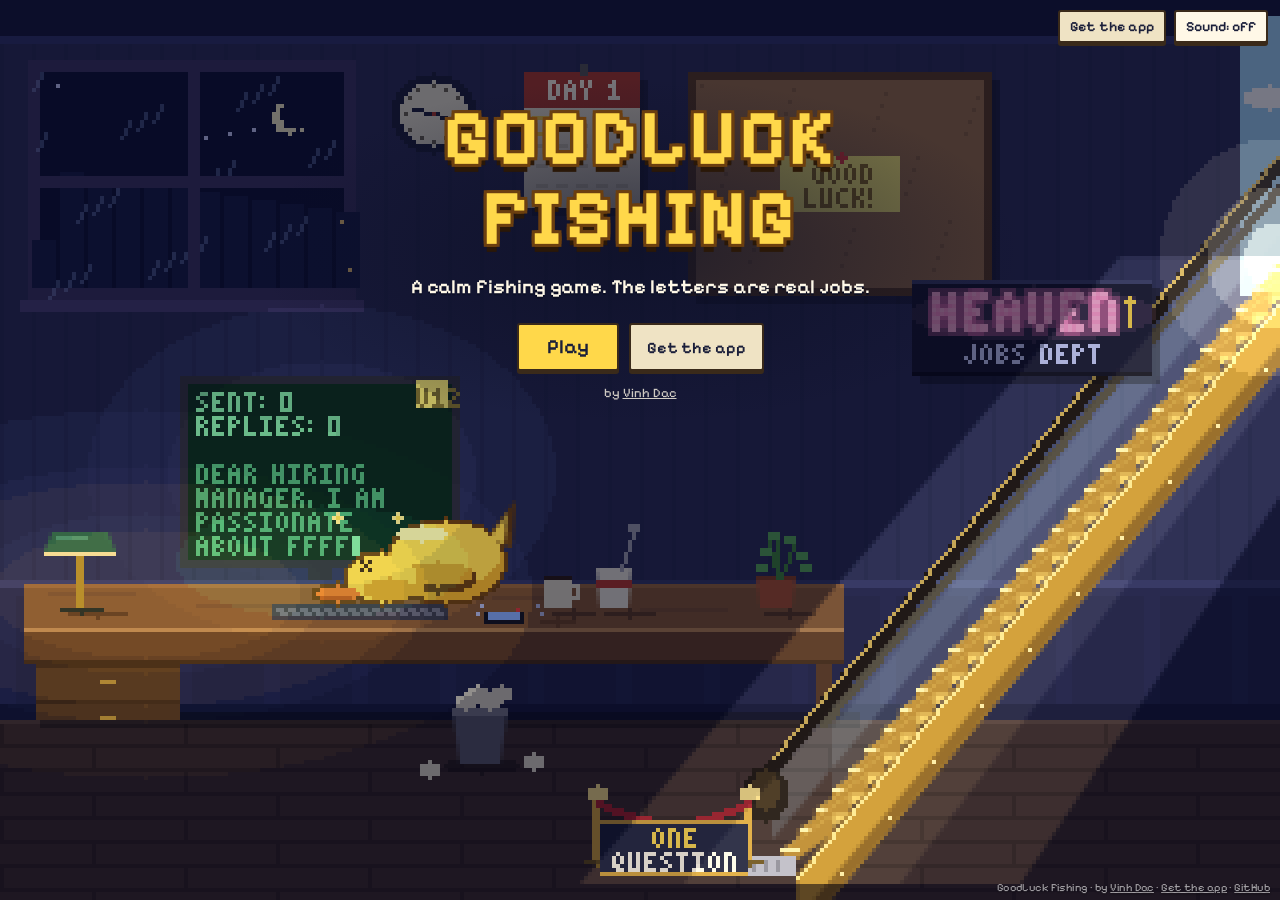
<file: index.html>
<!doctype html>
<html lang="en">
<head>
  <meta charset="utf-8">
  <meta name="viewport" content="width=device-width, initial-scale=1, viewport-fit=cover">
  <title>GoodLuck Fishing</title>
  <meta name="description" content="A calm fishing game. The letters are real jobs, posted this month. No account; your CV stays on your device. By Vinh Dac.">
  <link rel="icon" type="image/png" href="img/duck-64.png">
  <link rel="apple-touch-icon" href="img/icon-180.png">
  <link rel="manifest" href="manifest.webmanifest">
  <meta name="theme-color" content="#0c0f24">
  <meta name="apple-mobile-web-app-capable" content="yes">
  <meta name="mobile-web-app-capable" content="yes">
  <meta name="apple-mobile-web-app-status-bar-style" content="black-translucent">
  <meta name="apple-mobile-web-app-title" content="Fishing">
  <!-- the card a shared link shows -->
  <meta property="og:type" content="website">
  <meta property="og:title" content="GoodLuck Fishing">
  <meta property="og:description" content="A calm fishing game. The letters are real jobs, posted this month. No account; your CV stays on your device. By Vinh Dac.">
  <meta property="og:url" content="https://vinhdac.github.io/goodluck-fishing/">
  <meta property="og:image" content="https://vinhdac.github.io/goodluck-fishing/img/card.png">
  <meta property="og:image:width" content="1200">
  <meta property="og:image:height" content="630">
  <meta property="og:image:alt" content="A duck in a boat called Good Luck holds up a golden letter over a sky of flying letters.">
  <meta name="twitter:card" content="summary_large_image">
  <link rel="preconnect" href="https://fonts.googleapis.com">
  <link rel="preconnect" href="https://fonts.gstatic.com" crossorigin>
  <link href="https://fonts.googleapis.com/css2?family=Pixelify+Sans:wght@400;600;700&display=swap" rel="stylesheet">
  <link rel="stylesheet" href="css/lobby.css">
</head>
<body>
  <!-- the app's own title bar on Windows (js/winbar.js, app/frame.py): drawn as the game draws its signs -->
  <div class="winbar" id="winbar" hidden><canvas id="winDuck" width="20" height="17"></canvas><span class="wt">GoodLuck Fishing</span><span class="wbtns" data-nodrag><button type="button" data-win="min" title="Minimize"></button><button type="button" data-win="max" title="Maximize"></button><button type="button" data-win="close" class="x" title="Close"></button></span></div>
  <main id="stage">
    <canvas id="scene" aria-label="A duck asleep at its desk, late at night, a golden escalator beside it."></canvas>
    <!-- while the page loads (PLAN.md 20 F): the duck, bobbing, not a black screen -->
    <div class="loading" id="loading"><img src="img/duck-64.png" alt="" width="64" height="64"><span>Waking the duck…</span></div>
    <noscript><p class="noscript">GoodLuck Fishing is a calm fishing game where the letters are real jobs. It needs JavaScript to play.</p></noscript>
    <!-- what the duck, the gull or the sky says, in a bubble over the speaker -->
    <div class="bubble" id="say" hidden></div>
    <div class="corner"><button id="getapp" class="getapp" type="button" title="The app: a fleet of your own, live">Get the app</button><button id="bucket" hidden>My list</button><button id="mycv" hidden>My CV</button><button id="gofish" class="gofish" hidden>Go fishing</button><button id="sound" type="button" title="Sound on or off">Sound: off</button></div>

    <!-- the title, while no field is chosen (PLAN.md 20 A): over the office, the duck out cold under it -->
    <div class="title" id="title" hidden>
      <h1>GoodLuck Fishing</h1>
      <p>A calm fishing game. The letters are real jobs.</p>
      <div class="row center"><button class="go" id="titlePlay" type="button">Play</button><button class="ghost" id="titleApp" type="button">Get the app</button></div>
      <div class="by">by <a href="https://vinhdac.github.io" target="_blank" rel="noopener">Vinh Dac</a></div>
    </div>

    <!-- the app (PLAN.md 20 C): what it does that the web does not, and where to get it (js/getapp.js) -->
    <div class="sheet app" id="app" hidden>
      <h2>GoodLuck Fishing, the app</h2>
      <p>Here you fish a shared sky, gathered a few times a day. The app gives you a fleet of your own.</p>
      <ul class="perks">
        <li><b>Live.</b> Each time you sail, your boats read about 2,800 company job boards for your titles and your city.</li>
        <li><b>Only open jobs.</b> Before a letter bites, its posting is checked; a closed one is stamped and put away.</li>
        <li><b>All on your computer.</b> Your CV and your letters never leave it. No account. Free.</li>
      </ul>
      <div class="row"><a class="go" id="appGet" href="https://github.com/VinhDac/goodluck-fishing/releases/latest" target="_blank" rel="noopener" hidden>Download for Windows</a><button class="ghost" id="appClose" type="button">Back to the game</button></div>
      <div class="said quiet" id="appSaid"></div>
    </div>

    <!-- 0. the first visit (PLAN.md 20 B): what they fish for, one press, and they play; their own CV later, on the desk -->
    <div class="sheet field" id="field" hidden>
      <h2>What do you fish for?</h2>
      <p>Pick one, and play. You fish with a typical CV of it for now; drop your own on the desk any time. It stays in this browser.</p>
      <div class="fields" id="fieldChips"></div>
      <input id="fieldCity" placeholder="A city, or empty for anywhere" autocomplete="off" aria-label="City">
      <label class="tick"><input type="checkbox" id="fieldRemote" checked> Remote jobs too</label>
      <div class="said"></div>
      <div class="row"><button class="go" id="fieldGo" type="button">Go</button><button class="ghost" id="fieldCv" type="button">I have my CV</button></div>
    </div>

    <!-- 1. the paper on the desk: the CV -->
    <div class="sheet paper" id="paper" hidden>
      <h2>Drop your CV here</h2>
      <p>A PDF, dropped anywhere. It is read in this browser and never sent anywhere.</p>
      <label class="pick">Choose the PDF<input type="file" id="cvFile" accept=".pdf,application/pdf,.txt" hidden></label>
      <details><summary>or paste its words</summary>
        <textarea id="cvPaste" rows="4" placeholder="Paste your CV here…"></textarea>
        <button class="go" id="pasteGo" type="button">Read it</button>
      </details>
      <div class="said"></div>
      <button class="ghost" id="paperLater" type="button">Not now</button>
    </div>

    <!-- 2. the sticky notes: the job titles -->
    <div class="sheet notes" id="notes" hidden>
      <h2>The jobs you fish for</h2>
      <p>From your CV. Keep up to three; press one to take it off.</p>
      <div class="notelist" id="noteList"></div>
      <div class="own"><input id="noteOwn" placeholder="Another title…"><button type="button" id="noteAdd">Add</button></div>
      <div class="said"></div>
      <button class="go" id="notesGo" type="button">Next</button>
    </div>

    <!-- 3. the map on the wall: where -->
    <div class="sheet map" id="map" hidden>
      <h2>Where?</h2>
      <p>A city, or leave it empty for anywhere.</p>
      <input id="city" placeholder="London">
      <label class="tick"><input type="checkbox" id="remote" checked> Remote jobs too</label>
      <input id="dream" placeholder="Dream companies, if any (comma between)" autocomplete="off">
      <div class="said"></div>
      <button class="go" id="mapGo" type="button">Done</button>
    </div>
    <!-- in the sky (PLAN.md 19.3): how the search goes, top right, the sound beside it; one way home, the way it came; what
         the duck (or the gull) says, quietly, under the boat; the mailbag hangs on the mast (drawn in the sky) -->
    <div class="seahud prog"><div class="line"><span id="progText">Getting ready…</span><div class="bar"><i id="progBar"></i></div></div><button id="seaSound" type="button" title="Sound on or off">♪ off</button></div>
    <div class="seahud tools"><button id="seaList" type="button" title="Every letter caught, to read, keep or open">My list</button><button id="toPier" type="button" title="The boat sails back to the pier: the sky waits, the search goes on">Back to the pier</button></div>
    <div class="ask" id="ask" hidden><span>A little music for the trip?</span><button id="askYes" type="button">Yes, please</button><button id="askNo" type="button">No, thanks</button></div>
    <div class="talk" id="talk" hidden><canvas id="talkFace" width="16" height="16"></canvas><span id="talkText"></span></div>
    <div class="veil" id="catch" hidden>
      <div class="card">
        <div class="kicker" id="ctKicker">You caught</div>
        <h1 id="ctTitle"></h1>
        <div class="who" id="ctWho"></div>
        <div class="meta" id="ctMeta"></div>
        <p class="fit" id="ctFit"></p>
        <div class="row center"><button class="go" id="ctKeep" type="button">Keep</button><button class="ghost" id="ctThrow" type="button">Not for me</button><button class="ghost" id="ctShare" type="button" hidden>Share my morning</button></div>
        <a class="link" id="ctOpen" href="#" target="_blank" rel="noopener">Open the job ↗</a> <button class="later" id="ctLater" type="button">Later</button>
      </div>
    </div>
    <!-- the report: the day's numbers and the list of jobs to act on (PLAN.md 4) -->
    <div class="veil" id="report" hidden>
      <div class="panel report">
        <h1 id="rpHead">Your bucket</h1>
        <div class="stats" id="rpStats"></div>
        <input class="find" id="rpFind" type="search" placeholder="Search: title, company, place, skill" autocomplete="off" spellcheck="false" aria-label="Search the jobs">
        <ol class="rplist" id="rpList"></ol>
        <div class="away" id="rpAway"></div>
        <div class="row" id="rpActs"></div>
      </div>
    </div>
  </main>
  <footer>GoodLuck Fishing · by <a href="https://vinhdac.github.io" target="_blank" rel="noopener">Vinh Dac</a><span id="footApp"> · <button type="button" id="footGet">Get the app</button></span> · <a href="https://github.com/VinhDac/goodluck-fishing" target="_blank" rel="noopener">GitHub</a></footer>
  <script type="module" src="js/game.js"></script>
</body>
</html>
</file>
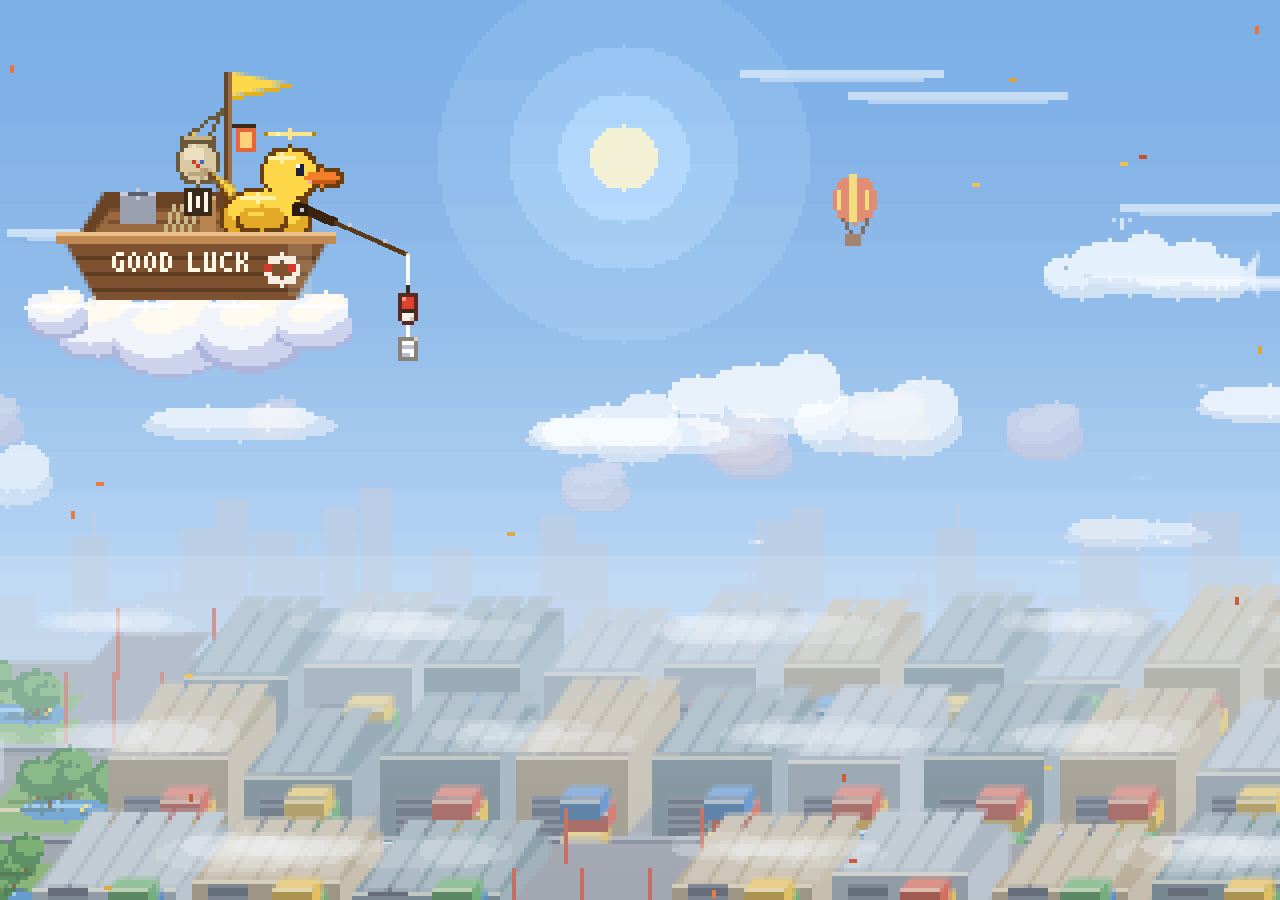
<file: tools/card.html>
<!doctype html>
<!-- THE SHARE CARD AND THE MOVING PICTURE (PLAN.md 20 E and F): the sky of letters as the game draws it, the duck fishing by
     itself, with made-up jobs and a made-up CV, the same every time (a seeded chance), at a moment the address chooses:
       /tools/card.html?card&at=30      the share card, with the title over it (img/card.png, 1200 × 630)
       /tools/card.html?at=12.5         the sky at 12.5 seconds, nothing over it: a frame of the moving picture (img/play.gif)
       /tools/card.html?log             what the duck is doing, second by second, to choose the moments
     tools/card.py opens it in Chrome with no window and keeps the pictures. -->
<html lang="en">
<head>
<meta charset="utf-8">
<title>GoodLuck Fishing card</title>
<link href="https://fonts.googleapis.com/css2?family=Pixelify+Sans:wght@400;600;700&display=swap" rel="stylesheet">
<style>
  :root { --paper: #fff8e7; --yellow: #ffd84a; --ui: "Pixelify Sans", ui-monospace, monospace; }
  *, *::before, *::after { font-variant-ligatures: none !important; font-feature-settings: "liga" 0, "clig" 0 !important; }
  html, body { margin: 0; height: 100%; overflow: hidden; background: #0c0f24; }
  canvas { display: block; }
  .title { position: fixed; right: 4.5%; top: 9%; width: 56%; text-align: center; padding: 14px 10px 18px;
    background: radial-gradient(ellipse at center, rgba(12, 15, 36, .5), rgba(12, 15, 36, 0) 70%); }
  .title[hidden] { display: none; }
  .title h1 { margin: 0; font: 700 clamp(30px, 7.2vw, 92px)/1.02 var(--ui); color: var(--yellow); text-transform: uppercase; letter-spacing: .03em;
    text-shadow: 4px 0 0 #6b3f10, -4px 0 0 #6b3f10, 0 4px 0 #6b3f10, 0 -4px 0 #6b3f10, 4px 4px 0 #6b3f10, -4px 4px 0 #6b3f10, 4px -4px 0 #6b3f10, -4px -4px 0 #6b3f10, 0 10px 0 #2a1808; }
  .title p { margin: 18px 0 8px; font: 600 clamp(14px, 2.4vw, 30px)/1.3 var(--ui); color: var(--paper); text-shadow: 0 3px 0 #1b1f3a, 0 0 12px rgba(12, 15, 36, .6); }
  .title .by { font: 600 clamp(12px, 1.6vw, 20px) var(--ui); color: var(--paper); opacity: .92; text-shadow: 0 2px 0 #1b1f3a; }
  #log { position: fixed; left: 8px; top: 8px; font: 12px ui-monospace, monospace; color: #fff; background: rgba(0, 0, 0, .55); white-space: pre; max-height: 96vh; overflow: auto; }
</style>
</head>
<body>
<canvas id="sky"></canvas>
<div class="title" id="title" hidden>
  <h1>GoodLuck Fishing</h1>
  <p>A calm fishing game. The letters are real jobs.</p>
  <div class="by">by Vinh Dac · play in your browser</div>
</div>
<div id="log" hidden></div>
<script type="module">
  import { makeStage } from '../js/stage.js';
  import { makeSky } from '../js/sky.js';
  import { makeLetters } from '../js/letters.js';
  import { makeCatchUI } from '../js/catchui.js';
  import { fitOf, sizeOf } from '../js/lake.js';

  // a chance that is the same every time (mulberry32), so each picture of a moment is the same picture
  let seed = 0;
  Math.random = () => { seed = (seed + 0x6D2B79F5) | 0; let t = Math.imul(seed ^ (seed >>> 15), 1 | seed); t = (t + Math.imul(t ^ (t >>> 7), 61 | t)) ^ t; return ((t ^ (t >>> 14)) >>> 0) / 4294967296; };

  const $ = (id) => document.getElementById(id);
  const q = new URLSearchParams(location.search), card = q.has('card'), log = q.has('log'), at = parseFloat(q.get('at') || '0');
  const SKILLS = ['python', 'machine learning', 'pytorch', 'sql', 'aws', 'docker', 'llm', 'nlp', 'deep learning', 'statistics'];
  // made-up companies and jobs: no real names in a picture of the game
  const COS = ['Northwind', 'Bluebird AI', 'Copperleaf', 'Harbor Labs', 'Lumen', 'Quill', 'Tallyho', 'Orbitly', 'Moss & Co', 'Pebble', 'Kite', 'Fable Works'];
  const ASK = ['python', 'sql', 'aws', 'pytorch', 'react', 'golang', 'java', 'kubernetes', 'excel', 'llm', 'nlp', 'docker', 'machine learning', 'statistics'];
  const jobs = Array.from({ length: 60 }, (_, i) => {
    const golden = i % 15 === 1;                                       // now and then one that fits the made-up CV through and through
    const skills = golden ? { python: 3, pytorch: 2, 'machine learning': 3, llm: 1 } : Object.fromEntries(ASK.filter((_, k) => (i * 7 + k * 3) % 5 < 2).map((k) => [k, 1 + (i % 3)]));
    const fit = fitOf(skills, new Set(SKILLS));
    return { id: `card${i}`, company: COS[i % COS.length], title: ['ML Engineer', 'AI Engineer', 'Data Scientist', 'Research Engineer'][i % 4],
      place: 'London', url: '#', posted: Date.now() - (i % 20) * 864e5 - 3600e3, skills, fit, size: sizeOf(fit) };
  });

  const stage = makeStage($('sky'), { tall: card ? 210 : 216 }), sky = makeSky(stage);   // the card: three screen pixels to each, the duck plain to see
  const ui = makeCatchUI({ toCss: (x, y) => ({ x: (x * stage.K) / stage.dpr, y: (y * stage.K) / stage.dpr }), skills: () => new Set(SKILLS) });
  // the moment, drawn from the start every time the window has its size (Chrome with no window settles its size late)
  function render() {
    seed = 16112026;
    const letters = makeLetters({ onSay: () => {}, onBag: () => {}, onAway: () => {} });
    stage.fit(); sky.layout(stage.W, stage.H); letters.resize(stage.W, stage.H);
    letters.start({ W: stage.W, H: stage.H, L: sky.L }, { skills: SKILLS, auto: true, day: 0.3, season: 'autumn', weather: 'fair', level: 2, gullFirst: 999 });
    sky.draw(letters.view());                                          // once, so the city knows where its roofs are
    // the search plays out: the jobs come over the first twelve seconds, as the store's do on the web
    const dt = 1 / 30, lines = [`${innerWidth} x ${innerHeight}`];
    let fed = 0, t = 0, lastPhase = '';
    const end = log ? 90 : at;
    while (t < end - 1e-9) {
      const due = Math.min(jobs.length, Math.floor((jobs.length * t) / 12) + 4);
      while (fed < due) letters.feed(jobs[fed++]);
      if (fed >= jobs.length && letters.F.waiting) letters.searchDone();
      letters.step(dt); t += dt;
      if (log) {
        const k = letters.F.line, ph = k ? k.phase : '', sh = letters.F.show ? `show ${letters.F.show.tier}` : '';
        const now = `${ph}${sh ? ` ${sh}` : ''}`;
        if (now !== lastPhase) { lines.push(`${t.toFixed(2)}s ${now || 'idle'}${k && k.suitor ? ` (${k.suitor.job.size})` : ''}`); lastPhase = now; }
      }
    }
    const v = letters.view();
    sky.draw(v);
    ui.update(v);
    if (log) { $('log').hidden = false; $('log').textContent = lines.join(String.fromCharCode(10)); }
  }
  let size = '';
  function settle() { const now = `${innerWidth}x${innerHeight}`; if (now === size) return; size = now; render(); }
  addEventListener('resize', settle);
  settle();
  if (card && !log) $('title').hidden = false;
  await document.fonts.ready;
  setTimeout(() => { settle(); document.title = 'ready'; }, 300);
</script>
</body>
</html>
</file>
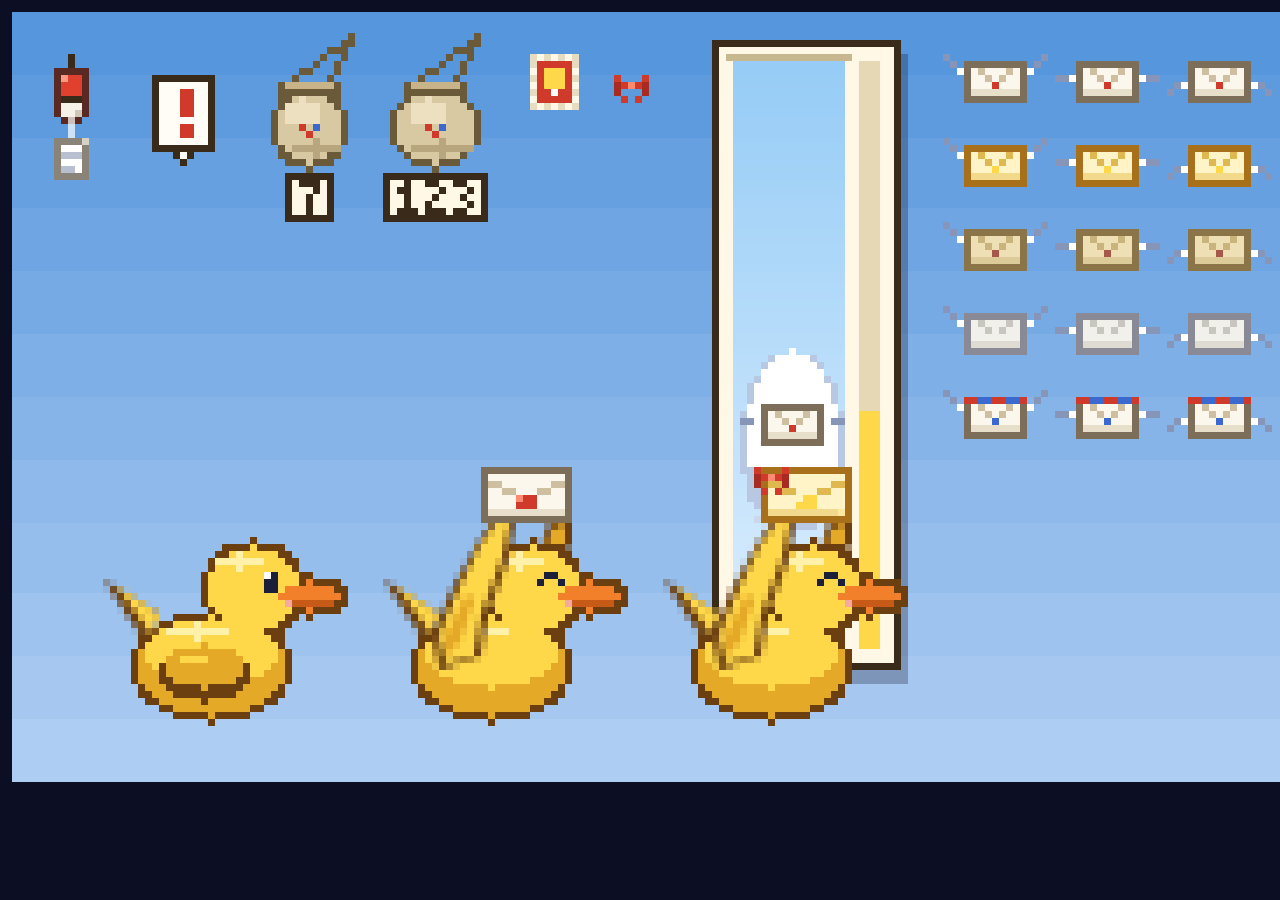
<file: tools/catch-art.html>
<!doctype html>
<!-- THE CATCH'S SPRITES, ENLARGED (PLAN.md 19): the float and the CV under it, the «!», the mailbag, the reel's panel with its
     cloud and the letter of each kind at each beat, a stamp, the bow of a perfect catch, the duck holding a letter up; to
     check each pixel. /tools/catch-art.html?s=8 -->
<html lang="en">
<head>
<meta charset="utf-8">
<title>The catch, sprites</title>
<style>
  body { margin: 0; background: #0c0f24; color: #c9d0ff; font: 13px system-ui, sans-serif; padding: 12px; }
  canvas { display: block; image-rendering: pixelated; }
</style>
</head>
<body>
<canvas id="c"></canvas>
<script type="module">
  import { makePix } from '../js/pix.js';
  import { art } from '../js/sky.js';
  import { upright } from '../js/ducks.js';
  import { PANEL } from '../js/letters.js';
  const S = +(new URLSearchParams(location.search).get('s') || 7);
  const W = 190, H = 110, c = document.getElementById('c'), g = c.getContext('2d');
  c.width = W; c.height = H; c.style.width = `${W * S}px`; c.style.height = `${H * S}px`;
  const px = makePix(g);
  for (let i = 0; i < 12; i++) px.R(0, (i * H) / 12, W, H / 12 + 1, `rgb(${[86 + i * 8, 150 + i * 5, 220 + i * 2]})`);
  // the float, the CV under it, the «!»
  art.floatArt(px, 8, 12); px.R(8, 15, 1, 3, 'rgba(255,255,255,0.7)'); art.baitArt(px, 8, 18);
  art.bangArt(px, 24, 22);
  // the mailbag, as it is and puffed, with a count
  art.bagArt(px, 42, 10, 7, false); art.bagArt(px, 60, 10, 123, true);
  // a stamp, a bow
  art.stampArt(px, 74, 6); art.bowArt(px, 88, 10);
  // the reel's panel, its cloud, the letter in it
  const P = PANEL, ox = 100, oy = 4, kpx = makePix(g);
  const pc = document.createElement('canvas'); pc.width = P.w + 1; pc.height = P.h + 2; art.panelArt(makePix(pc.getContext('2d')), P.w, P.h, P.lane, P.ribbon, P.pad); g.drawImage(pc, ox, oy);
  const cc = document.createElement('canvas'); cc.width = P.lane; cc.height = 28; art.reelCloudArt(makePix(cc.getContext('2d')), P.lane, 28); g.drawImage(cc, ox + P.pad, oy + P.pad + 40);
  art.miniLetterArt(kpx, ox + P.pad + P.lane / 2, oy + P.pad + 52, 'plain', 1);
  px.R(ox + P.pad + P.lane + 2, oy + P.pad + 50, P.ribbon, 34, '#ffd84a');
  // the letter in the panel, each kind, each beat
  ['plain', 'gold', 'old', 'unread', 'gull'].forEach((k, i) => { for (let f = 0; f < 3; f++) art.miniLetterArt(px, 140 + f * 16, 10 + i * 12, k, f); });
  // the duck sitting, and holding a letter up
  upright(px, 30, 100, { sit: true });
  upright(px, 70, 100, { sit: true, cheer: true }); art.letterArt(px, 73, 69, 'big', 'plain', -1);
  upright(px, 110, 100, { sit: true, cheer: true }); art.letterArt(px, 113, 69, 'gold', 'gold', -1); art.bowArt(px, 108, 66);
</script>
</body>
</html>
</file>
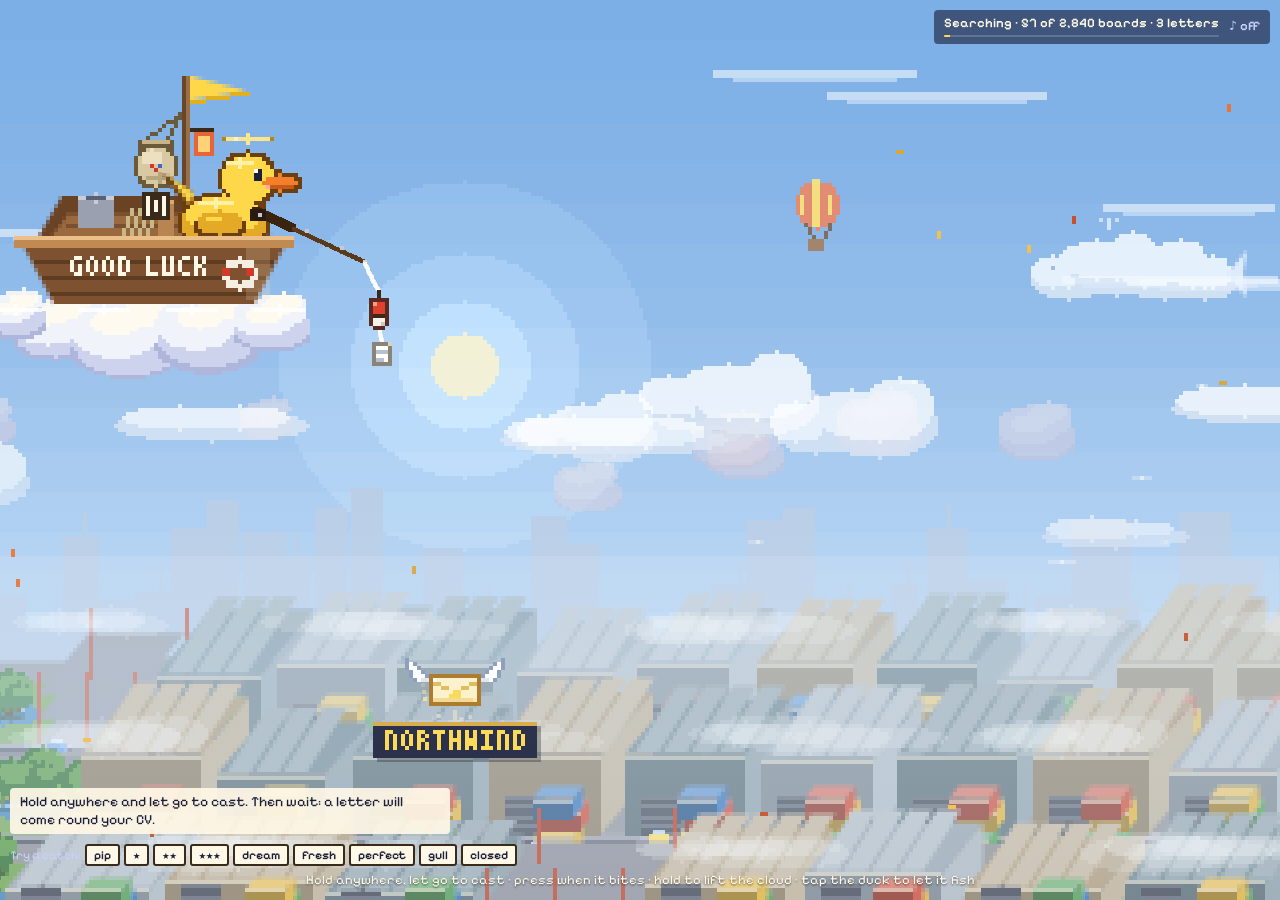
<file: tools/catch.html>
<!doctype html>
<!-- ONE CATCH, TO TRY (PLAN.md 19, step 1): the sky of letters with the new way of catching, alone: hold anywhere and let go
     to cast; wait while a letter comes round the CV; press when it bites; hold and let go to keep the letter in the little
     cloud until the ribbon is full; the duck holds it up, its tag over it (press the tag for the rest), and into the bag
     it goes. A tap on the duck lets it fish by itself. «Try a catch» shows each kind of catch at once. The jobs are the
     shared store's, for a made-up CV (an AI engineer in London, two made-up dream companies); the search plays out in
     about a minute. Open through a local server: /tools/catch.html (?debug: window.sky, and the time a frame takes) -->
<html lang="en">
<head>
<meta charset="utf-8">
<meta name="viewport" content="width=device-width, initial-scale=1, viewport-fit=cover">
<title>One catch</title>
<link href="https://fonts.googleapis.com/css2?family=Pixelify+Sans:wght@400;600&display=swap" rel="stylesheet">
<style>
  :root { --paper: #fff8e7; --ink: #1b1f3a; --edge: #3a2a1a; --yellow: #ffd84a; --ui: "Pixelify Sans", ui-monospace, monospace; }
  html, body { margin: 0; height: 100%; overflow: hidden; background: #0c0f24; }
  canvas { display: block; touch-action: none; -webkit-user-select: none; user-select: none; }
  .hud { position: fixed; font: 600 14px var(--ui); color: var(--paper); }
  .prog { top: 10px; right: 10px; display: flex; align-items: center; gap: 10px; background: rgba(27, 31, 58, 0.62); border-radius: 4px; padding: 5px 10px 7px; }
  .prog .line { display: flex; flex-direction: column; gap: 4px; font-size: 13px; }
  .prog .bar { height: 2px; background: rgba(255, 255, 255, 0.18); border-radius: 2px; overflow: hidden; }
  .prog .bar i { display: block; height: 100%; width: 0; background: var(--yellow); transition: width 0.4s linear; }
  .prog button { all: unset; cursor: pointer; font: 600 13px var(--ui); color: #c9d0ff; }
  .talk { left: 10px; bottom: 66px; max-width: min(420px, calc(100vw - 20px)); color: var(--ink); background: rgba(255, 248, 231, 0.92); border-radius: 4px;
    padding: 5px 10px; font: 14px/1.3 var(--ui); opacity: 0; transform: translateY(6px); transition: opacity 0.3s, transform 0.3s; pointer-events: none; }
  .talk.show { opacity: 1; transform: none; }
  .hint { left: 50%; bottom: 12px; transform: translateX(-50%); font: 13px var(--ui); color: #fff8e7; text-shadow: 0 1px 2px rgba(0,0,0,.6); white-space: nowrap; transition: opacity 1s; pointer-events: none; }
  .try { left: 10px; bottom: 34px; display: flex; gap: 4px; align-items: center; flex-wrap: wrap; font: 12px var(--ui); color: #c9d0ff; }
  .try button { font: 600 12px var(--ui); color: var(--ink); background: var(--paper); border: 2px solid var(--edge); border-radius: 3px; padding: 2px 7px; cursor: pointer; }
  .perf { left: 10px; top: 10px; font: 12px ui-monospace, monospace; color: #c9d0ff; background: rgba(0, 0, 0, 0.4); padding: 3px 6px; }
  @media (max-width: 560px) { .hint { bottom: 8px; font-size: 11px; white-space: normal; width: 90vw; text-align: center; } .try { bottom: 44px; } .talk { bottom: 96px; } .prog { left: 10px; right: 10px; } }
</style>
</head>
<body>
<canvas id="sky"></canvas>
<div class="hud prog"><div class="line"><span id="progText">Getting ready…</span><div class="bar"><i id="progBar"></i></div></div><button id="sound" type="button" title="Sound">♪ off</button></div>
<div class="hud talk" id="talk"></div>
<div class="hud hint" id="hint">Hold anywhere, let go to cast · press when it bites · hold to lift the cloud · tap the duck to let it fish</div>
<div class="hud try" id="try">Try a catch:</div>
<div class="hud perf" id="perf" hidden></div>
<script type="module">
  import { makeStage } from '../js/stage.js';
  import { makeSky } from '../js/sky.js';
  import { makeLetters } from '../js/letters.js';
  import { makeCatchUI } from '../js/catchui.js';
  import { readLake } from '../js/lake.js';
  import { sfx, soundOn, setSound } from '../js/sound.js';

  const $ = (id) => document.getElementById(id);
  const debug = new URLSearchParams(location.search).has('debug');
  const ME = { titles: ['machine learning engineer', 'ai engineer', 'data scientist', 'software engineer'], city: 'london', remote: true,
    skills: ['python', 'machine learning', 'pytorch', 'sql', 'aws', 'docker', 'llms', 'nlp', 'deep learning', 'tensorflow', 'kubernetes', 'react', 'typescript'] };

  const stage = makeStage($('sky'));
  const sky = makeSky(stage);
  let talkTimer = 0;
  function say(text, who, secs = 3) {
    const t = $('talk'); t.textContent = text; t.classList.add('show');
    clearTimeout(talkTimer); talkTimer = setTimeout(() => t.classList.remove('show'), secs * 1000);
  }
  const letters = makeLetters({
    onSay: say,
    onBag: () => { $('hint').style.opacity = '0'; },
    onAway: () => {},
    // a made-up check for this page: about one posting in nine has closed
    onCheck: (job) => new Promise((ok) => setTimeout(() => ok([...String(job.id)].reduce((n, c) => (n * 31 + c.charCodeAt(0)) % 997, 7) % 9 !== 4), 400)),
  });
  letters.onSound((n) => sfx(n));
  const toCss = (x, y) => ({ x: (x * stage.K) / stage.dpr, y: (y * stage.K) / stage.dpr });
  const ui = makeCatchUI({ toCss, skills: () => new Set(ME.skills) });
  const soundLabel = () => { $('sound').textContent = soundOn() ? '♪ on' : '♪ off'; };
  $('sound').onclick = () => { setSound(!soundOn()); soundLabel(); }; soundLabel();

  function fit() { stage.fit(); sky.layout(stage.W, stage.H); letters.resize(stage.W, stage.H); }
  addEventListener('resize', fit);
  fit();
  const cv = $('sky');
  cv.addEventListener('pointerdown', (e) => { cv.setPointerCapture?.(e.pointerId); letters.press(stage.toArt(e)); });
  cv.addEventListener('pointermove', (e) => { const p = stage.toArt(e); letters.move(p); cv.style.cursor = letters.hovering(p) ? 'pointer' : 'default'; });
  addEventListener('pointerup', (e) => letters.release(stage.toArt(e)));
  addEventListener('pointercancel', () => letters.release(null));

  // the jobs: the shared store's, for the made-up CV; if it cannot be read, some made up here
  let lake = [], bottles = [];
  try { const r = await readLake(ME); lake = r.lake || []; bottles = r.bottles || []; } catch (e) { /* made up below */ }
  if (!lake.length) {
    const cos = ['Northwind', 'Bluebird AI', 'Copperleaf', 'Harbor Labs', 'Lumen', 'Quill', 'Tallyho', 'Orbitly', 'Moss & Co', 'Pebble'];
    const sk = ['python', 'sql', 'aws', 'pytorch', 'react', 'go', 'java', 'kubernetes', 'excel', 'llms', 'nlp', 'docker'];
    lake = Array.from({ length: 140 }, (_, i) => ({ id: `demo${i}`, company: cos[i % 10], title: ['ML Engineer', 'AI Engineer', 'Data Scientist', 'Backend Engineer'][i % 4],
      place: 'London', url: '#', posted: Date.now() - (i % 30) * 864e5, skills: Object.fromEntries(sk.filter((_, k) => (i * 7 + k * 3) % 5 < 2).map((k) => [k, 1 + (i % 3)])) }));
  }
  const dream = [...new Set(lake.filter((j) => j.fit != null).sort((a, b) => b.fit - a.fit).map((j) => j.company))].slice(1, 3);   // made up for this page
  letters.start({ W: stage.W, H: stage.H, L: sky.L }, { skills: ME.skills, bottles, auto: false, day: 0.1, dream, gullFirst: 45, gullEvery: 80 });
  sky.draw(letters.view());                                            // once, so the city knows where its roofs are

  // «Try a catch»: each kind shown at once, as if just reeled in
  const any = () => ({ ...lake[Math.floor(Math.random() * lake.length)] });
  const kinds = [['pip', { fit: 30, size: 'small' }], ['★', { fit: 46, size: 'medium' }], ['★★', { fit: 61, size: 'big' }], ['★★★', { fit: 78, size: 'gold' }],
    ['dream', { fit: 64, size: 'big', company: dream[0] || 'Dreamco' }], ['fresh', { fit: 58, size: 'big', posted: Date.now() - 3 * 36e5 }],
    ['perfect', { fit: 52, size: 'medium' }, { perfect: true }], ['gull', { fit: 74, size: 'gold', bottle: true }], ['closed', { fit: 50, size: 'medium' }, { closed: true }]];
  for (const [label, over, opts] of kinds) {
    const b = document.createElement('button'); b.type = 'button'; b.textContent = label;
    b.onclick = (e) => { e.stopPropagation(); const j = { ...any(), ...over, id: `try${Math.random()}` }; if (!letters.tryShow(j, opts || {})) say('Busy: one at a time.', 'duck', 1.5); };
    $('try').appendChild(b);
  }

  // the search, played out: the boards read over about seventy seconds, each job found as it comes
  const TOTAL = 2840, order = lake.slice().sort(() => Math.random() - 0.5);
  let fed = 0, read = 0, done = false;
  const prog = () => {
    $('progText').textContent = done ? `Search done · ${letters.F.found.toLocaleString('en-GB')} letters` : `Searching · ${read.toLocaleString('en-GB')} of ${TOTAL.toLocaleString('en-GB')} boards · ${letters.F.found.toLocaleString('en-GB')} letters`;
    $('progBar').style.width = `${Math.round((100 * read) / TOTAL)}%`;
  };
  const search = setInterval(() => {
    if (done) return;
    read = Math.min(TOTAL, read + Math.round(30 + Math.random() * 50));
    const due = Math.round((order.length * read) / TOTAL);
    while (fed < due) letters.feed(order[fed++]);
    if (read >= TOTAL) { done = true; letters.searchDone(); say(`The search is done: ${letters.F.found} letters. Fish at your ease.`, 'duck', 4); clearInterval(search); }
    prog();
  }, 1000);
  prog();
  say('Hold anywhere and let go to cast. Then wait: a letter will come round your CV.', 'duck', 6);

  // each frame: a step of time, then the picture, then the tag
  let last = performance.now(), avg = 0;
  function frame(now) {
    const dt = Math.min(0.05, Math.max(0, (now - last) / 1000)); last = now;
    const t0 = performance.now();
    if (!(debug && window.sky && window.sky.paused)) letters.step(dt);   // ?debug: sky.paused holds a moment still, to look at it
    const v = letters.view();
    sky.draw(v);
    ui.update(v);
    if (debug) { avg = avg * 0.95 + (performance.now() - t0) * 0.05; $('perf').hidden = false; $('perf').textContent = `${avg.toFixed(1)} ms a frame · K ${stage.K} · ${stage.W}×${stage.H}`; }
    requestAnimationFrame(frame);
  }
  requestAnimationFrame(frame);
  if (debug) window.sky = { letters, stage, sky, ui, view: () => letters.view(),
    run(sec, dt = 1 / 60) { for (let i = 0; i < sec / dt; i++) letters.step(dt); const v = letters.view(); sky.draw(v); ui.update(v); return letters.F.line && letters.F.line.phase; },
    press(x, y) { return letters.press({ x, y }); }, release(x, y) { letters.release({ x, y }); } };
</script>
</body>
</html>
</file>
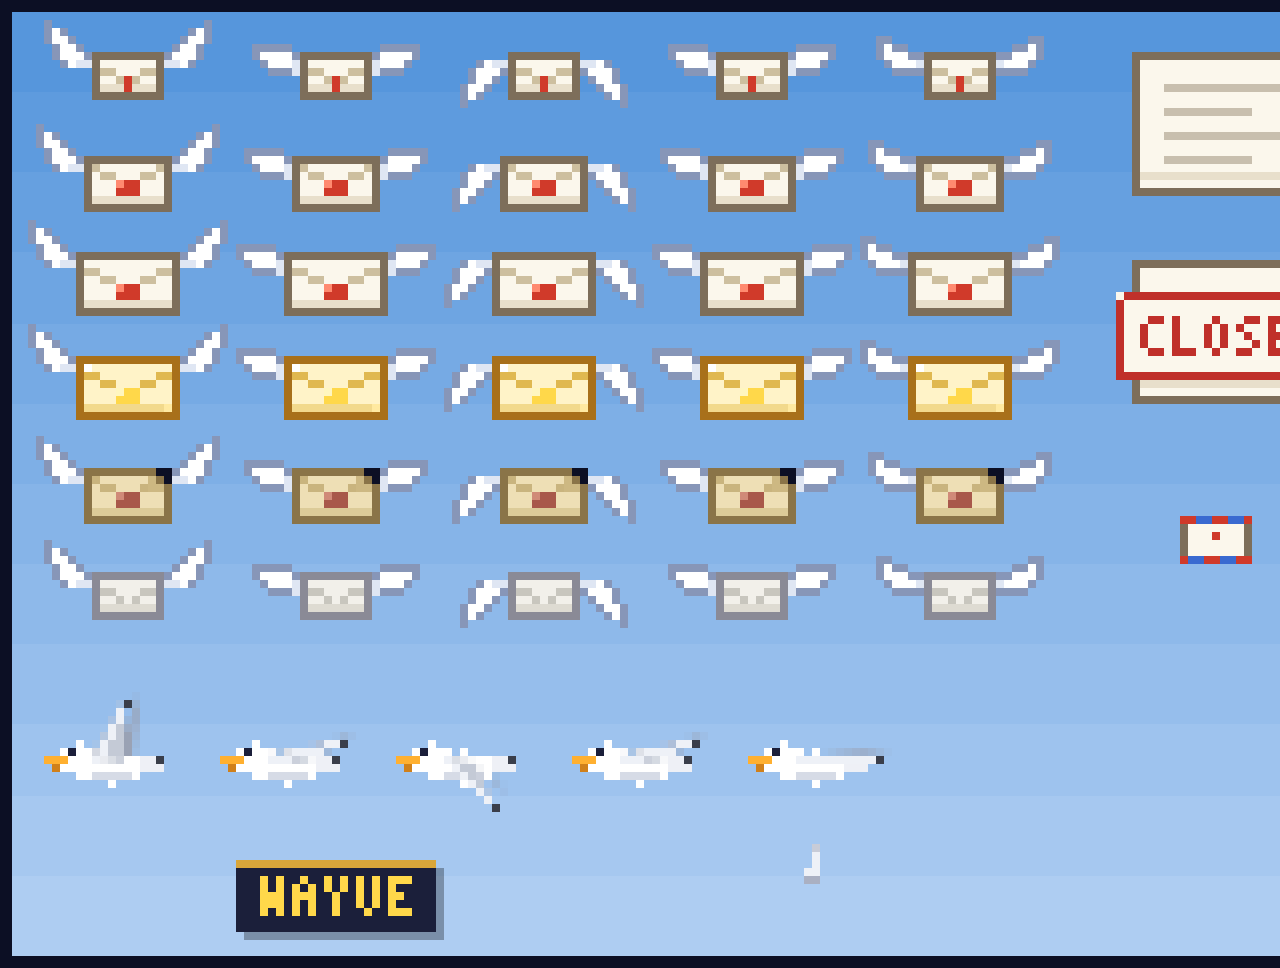
<file: tools/letters-art.html>
<!doctype html>
<!-- THE LETTERS' SPRITES, ENLARGED (PLAN.md 18): every kind and size of letter at every beat of its wings, the opened letter
     with its stamp, the gull's frames, its airmail letter, the name tag; to check each pixel. /tools/letters-art.html?s=8 -->
<html lang="en">
<head>
<meta charset="utf-8">
<title>Letters, sprites</title>
<style>
  body { margin: 0; background: #0c0f24; color: #c9d0ff; font: 13px system-ui, sans-serif; padding: 12px; }
  canvas { display: block; image-rendering: pixelated; }
</style>
</head>
<body>
<canvas id="c"></canvas>
<script type="module">
  import { makePix } from '../js/pix.js';
  import { art } from '../js/sky.js';
  const S = +(new URLSearchParams(location.search).get('s') || 8);
  const W = 176, H = 118, c = document.getElementById('c'), g = c.getContext('2d');
  c.width = W; c.height = H; c.style.width = `${W * S}px`; c.style.height = `${H * S}px`;
  const px = makePix(g);
  // the sky behind them, as at mid morning
  for (let i = 0; i < 12; i++) px.R(0, (i * H) / 12, W, H / 12 + 1, `rgb(${[86 + i * 8, 150 + i * 5, 220 + i * 2]})`);
  const kinds = ['plain', 'gold', 'old', 'unread'], sizes = { plain: ['small', 'medium', 'big'], gold: ['gold'], old: ['medium'], unread: ['unread'] };
  let y = 8;
  for (const k of kinds) for (const s of sizes[k]) {
    for (let f = 0; f < 5; f++) art.letterArt(px, 14 + f * 26, y, s, k, f);
    y += 13;
  }
  art.openedArt(px, 152, 14, 'plain', 0); art.openedArt(px, 152, 40, 'plain', 1);
  for (let f = 0; f < 5; f++) art.gullArt(px, 12 + f * 22, y + 8, f);
  art.airmailArt(px, 150, 66);
  art.tagArt(px, 40, 106, 'WAYVE');
  px.P(100, 104, '#c8ccd8'); px.R(100, 105, 1, 3, '#eef1f7'); px.P(99, 107, '#eef1f7'); px.R(99, 108, 2, 1, '#aab0c2');   // the hook
</script>
</body>
</html>
</file>
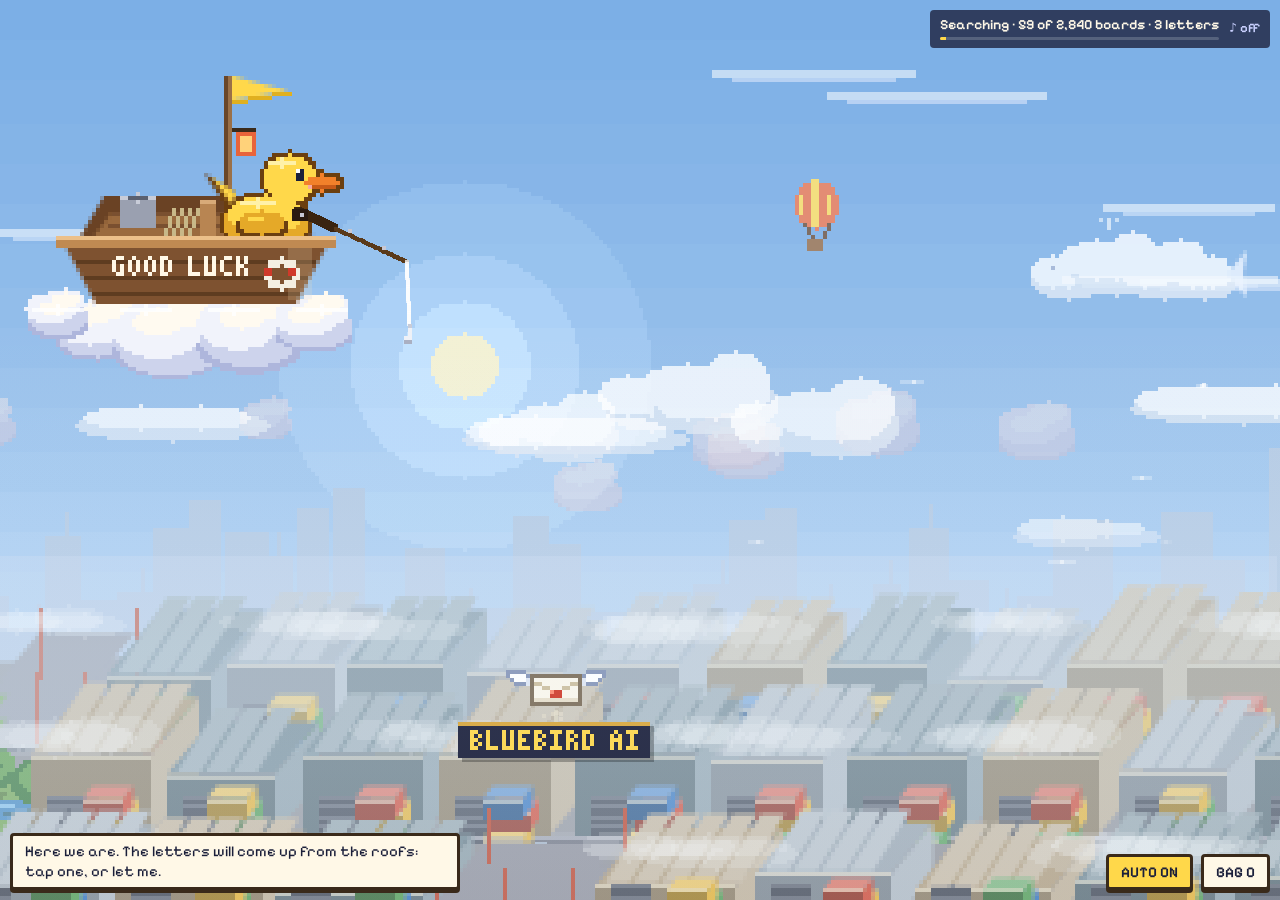
<file: tools/letters.html>
<!doctype html>
<!-- THE LETTERS, IN MOTION (PLAN.md 18, step 1): the sky of flying letters alone, to judge how it moves before it goes into the
     game. The jobs are the shared store's, for a made-up CV (an AI engineer in London); the search is played out in about
     a minute. Tap a letter to catch it; AUTO lets the duck catch by itself. Open through a local server: /tools/letters.html
     (?debug: the time per frame, and window.sky for trying it by hand) -->
<html lang="en">
<head>
<meta charset="utf-8">
<meta name="viewport" content="width=device-width, initial-scale=1, viewport-fit=cover">
<title>Letters in motion</title>
<link href="https://fonts.googleapis.com/css2?family=Pixelify+Sans:wght@400;600&display=swap" rel="stylesheet">
<style>
  :root { --paper: #fff8e7; --ink: #1b1f3a; --edge: #3a2a1a; --yellow: #ffd84a; --ui: "Pixelify Sans", ui-monospace, monospace; }
  html, body { margin: 0; height: 100%; overflow: hidden; background: #0c0f24; }
  canvas { display: block; touch-action: none; cursor: pointer; }
  .hud { position: fixed; font: 600 14px var(--ui); color: var(--paper); }
  .prog { top: 10px; right: 10px; display: flex; align-items: center; gap: 10px; background: rgba(27, 31, 58, 0.78); border-radius: 4px; padding: 6px 10px 8px; }
  .prog .line { display: flex; flex-direction: column; gap: 4px; }
  .prog .bar { height: 3px; background: rgba(255, 255, 255, 0.18); border-radius: 2px; overflow: hidden; }
  .prog .bar i { display: block; height: 100%; width: 0; background: var(--yellow); transition: width 0.4s linear; }
  .prog button { all: unset; cursor: pointer; font: 600 13px var(--ui); color: #c9d0ff; }
  .tools { right: 10px; bottom: 10px; display: flex; gap: 8px; }
  .tools button { font: 600 15px var(--ui); color: var(--ink); background: var(--paper); border: 3px solid var(--edge); border-radius: 4px; box-shadow: 0 3px 0 var(--edge);
    padding: 6px 12px; cursor: pointer; }
  .tools button.on { background: var(--yellow); }
  .tools button:active { transform: translateY(2px); box-shadow: 0 1px 0 var(--edge); }
  .bump { animation: bump 0.35s ease-out; }
  @keyframes bump { 30% { transform: scale(1.12); } }
  .talk { left: 10px; bottom: 10px; max-width: min(420px, calc(100vw - 260px)); background: var(--paper); color: var(--ink); border: 3px solid var(--edge); border-radius: 4px;
    box-shadow: 0 3px 0 var(--edge); padding: 6px 12px; font: 15px/1.3 var(--ui); opacity: 0; transform: translateY(6px); transition: opacity 0.25s, transform 0.25s; pointer-events: none; }
  .talk.show { opacity: 1; transform: none; }
  .veil { position: fixed; inset: 0; display: grid; place-items: center; background: rgba(12, 15, 36, 0.35); z-index: 5; }
  .veil[hidden] { display: none; }
  .card { width: min(360px, 88vw); background: var(--paper); color: var(--ink); border: 3px solid var(--edge); border-radius: 4px; box-shadow: 0 6px 0 var(--edge); padding: 16px 18px;
    font: 14px/1.45 system-ui, sans-serif; animation: open 0.28s cubic-bezier(.2, .9, .3, 1.2); }
  @keyframes open { from { transform: translateY(14px) scale(0.92); opacity: 0; } }
  .card .kick { font: 600 13px var(--ui); color: #8a6a3a; }
  .card h2 { font: 600 20px/1.2 var(--ui); margin: 4px 0 2px; }
  .card .who { font-weight: 600; }
  .card .meta, .card .fit { color: #5a4a30; margin: 6px 0 0; }
  .card .row { display: flex; gap: 8px; margin-top: 14px; flex-wrap: wrap; }
  .card button, .card a { font: 600 14px var(--ui); color: var(--ink); background: #efe3c4; border: 2px solid var(--edge); border-radius: 3px; padding: 6px 12px; cursor: pointer; text-decoration: none; }
  .card button.go { background: var(--yellow); }
  .list { max-height: 60vh; overflow: auto; margin: 8px 0 0; padding: 0; list-style: none; }
  .list li { padding: 6px 0; border-bottom: 1px dashed #e2d3ab; }
  .perf { left: 10px; top: 10px; font: 12px ui-monospace, monospace; color: #c9d0ff; background: rgba(0, 0, 0, 0.4); padding: 3px 6px; }
  @media (max-width: 560px) { .tools button { font-size: 13px; padding: 5px 9px; } .talk { max-width: calc(100vw - 20px); bottom: 64px; } .prog { left: 10px; right: 10px; } }
</style>
</head>
<body>
<canvas id="sky"></canvas>
<div class="hud prog"><div class="line"><span id="progText">Getting ready…</span><div class="bar"><i id="progBar"></i></div></div><button id="sound" type="button" title="Sound">♪ on</button></div>
<div class="hud tools"><button id="auto" class="on" type="button">AUTO ON</button><button id="bag" type="button">BAG 0</button></div>
<div class="hud talk" id="talk"></div>
<div class="hud perf" id="perf" hidden></div>
<div class="veil" id="cardVeil" hidden>
  <div class="card" id="card">
    <div class="kick" id="cKick"></div>
    <h2 id="cTitle"></h2>
    <div class="who" id="cWho"></div>
    <p class="meta" id="cMeta"></p>
    <p class="fit" id="cFit"></p>
    <div class="row"><button class="go" id="cKeep" type="button">Keep</button><button id="cNo" type="button">Not for me</button><a id="cOpen" href="#" target="_blank" rel="noopener">Open ↗</a></div>
  </div>
</div>
<div class="veil" id="bagVeil" hidden>
  <div class="card"><div class="kick">In the bag</div><ul class="list" id="bagList"></ul><div class="row"><button id="bagClose" type="button">Close</button></div></div>
</div>
<script type="module">
  import { makeStage } from '../js/stage.js';
  import { makeSky } from '../js/sky.js';
  import { makeLetters } from '../js/letters-tap.js';
  import { readLake } from '../js/lake.js';
  import { sfx, soundOn, setSound } from '../js/sound.js';

  const $ = (id) => document.getElementById(id);
  const debug = new URLSearchParams(location.search).has('debug');
  const ME = { titles: ['machine learning engineer', 'ai engineer', 'data scientist', 'software engineer'], city: 'london', remote: true,
    skills: ['python', 'machine learning', 'pytorch', 'sql', 'aws', 'docker', 'llms', 'nlp', 'deep learning', 'tensorflow', 'kubernetes', 'react', 'typescript'] };

  const stage = makeStage($('sky'));
  const sky = makeSky(stage);
  const bagged = [];
  let talkTimer = 0;
  function say(text, who, secs = 3) {
    const t = $('talk'); t.textContent = text; t.classList.add('show');
    clearTimeout(talkTimer); talkTimer = setTimeout(() => t.classList.remove('show'), secs * 1000);
  }
  const ago = (ms) => { const d = Math.round((Date.now() - ms) / 864e5); return d < 1 ? 'today' : `${d} day${d === 1 ? '' : 's'} ago`; };
  const letters = makeLetters({
    onSay: say,
    onBag: (job, n) => { bagged.unshift(job); $('bag').textContent = `BAG ${n}`; $('bag').classList.remove('bump'); void $('bag').offsetWidth; $('bag').classList.add('bump'); },
    onCard: (job, info) => {
      $('cKick').textContent = info.kind === 'gull' ? 'From the gull: not one of your titles, but your CV fits it' : info.kind === 'gold' ? 'A golden one!' : info.kind === 'old' ? 'An old letter, still open' : 'A letter for you';
      $('cTitle').textContent = job.title; $('cWho').textContent = job.company;
      $('cMeta').textContent = [job.place, job.posted ? `posted ${ago(job.posted)}` : ''].filter(Boolean).join(' · ');
      $('cFit').textContent = job.fit == null ? 'Its posting names too little to weigh: open it to judge.' : `Fits your CV ${job.fit}%.`;
      $('cOpen').href = job.url || '#';
      $('cardVeil').hidden = false;
    },
    // a made-up check for this page: about one posting in seven has closed
    onCheck: (job) => new Promise((ok) => setTimeout(() => ok([...String(job.id)].reduce((n, c) => (n * 31 + c.charCodeAt(0)) % 997, 7) % 7 !== 3), 300)),
  });
  letters.onSound((n) => sfx(n));
  const answer = (keep) => { $('cardVeil').hidden = true; letters.answer(keep); };
  $('cKeep').onclick = () => answer(true);
  $('cNo').onclick = () => answer(false);
  $('cOpen').onclick = (e) => { e.preventDefault(); window.open($('cOpen').href, '_blank', 'noopener'); };
  $('auto').onclick = () => { const on = !letters.F.auto; letters.setAuto(on); $('auto').textContent = on ? 'AUTO ON' : 'AUTO OFF'; $('auto').classList.toggle('on', on); };
  $('bag').onclick = () => {
    $('bagList').replaceChildren(...(bagged.length ? bagged : [{ title: 'Nothing yet', company: '' }]).map((j) => { const li = document.createElement('li'); li.textContent = j.company ? `${j.title} · ${j.company}` : j.title; return li; }));
    $('bagVeil').hidden = false;
  };
  $('bagClose').onclick = () => { $('bagVeil').hidden = true; };
  const soundLabel = () => { $('sound').textContent = soundOn() ? '♪ on' : '♪ off'; };
  $('sound').onclick = () => { setSound(!soundOn()); soundLabel(); }; soundLabel();

  function fit() { stage.fit(); sky.layout(stage.W, stage.H); letters.resize(stage.W, stage.H); }
  addEventListener('resize', fit);
  fit();
  $('sky').addEventListener('pointerdown', (e) => {
    if (!$('cardVeil').hidden || !$('bagVeil').hidden) return;
    letters.tap(stage.toArt(e));
  });

  // the jobs: the shared store's, for the made-up CV; if it cannot be read, some made up here
  let lake = [], bottles = [];
  try { const r = await readLake(ME); lake = r.lake || []; bottles = r.bottles || []; } catch (e) { /* made up below */ }
  if (!lake.length) {
    const cos = ['Northwind', 'Bluebird AI', 'Copperleaf', 'Harbor Labs', 'Lumen', 'Quill', 'Tallyho', 'Orbitly', 'Moss & Co', 'Pebble'];
    const sk = ['python', 'sql', 'aws', 'pytorch', 'react', 'go', 'java', 'kubernetes', 'excel', 'llms', 'nlp', 'docker'];
    lake = Array.from({ length: 140 }, (_, i) => ({ id: `demo${i}`, company: cos[i % 10], title: ['ML Engineer', 'AI Engineer', 'Data Scientist', 'Backend Engineer'][i % 4],
      place: 'London', url: '#', posted: Date.now() - (i % 30) * 864e5, skills: Object.fromEntries(sk.filter((_, k) => (i * 7 + k * 3) % 5 < 2).map((k) => [k, 1 + (i % 3)])) }));
  }
  letters.start({ W: stage.W, H: stage.H, L: sky.L }, { skills: ME.skills, bottles, auto: true, day: 0.1, gullFirst: 30, gullEvery: 70 });
  sky.draw(letters.view());                                            // once, so the city knows where its roofs are

  // the search, played out: the boards read over about seventy seconds, each job found as it comes
  const TOTAL = 2840, order = lake.slice().sort(() => Math.random() - 0.5);
  let fed = 0, read = 0, done = false;
  const prog = () => {
    $('progText').textContent = done ? `Search done · ${letters.F.found.toLocaleString('en-GB')} letters` : `Searching · ${read.toLocaleString('en-GB')} of ${TOTAL.toLocaleString('en-GB')} boards · ${letters.F.found.toLocaleString('en-GB')} letters`;
    $('progBar').style.width = `${Math.round((100 * read) / TOTAL)}%`;
  };
  const search = setInterval(() => {
    if (done) return;
    read = Math.min(TOTAL, read + Math.round(30 + Math.random() * 50));
    const due = Math.round((order.length * read) / TOTAL);
    while (fed < due) letters.feed(order[fed++]);
    if (read >= TOTAL) { done = true; letters.searchDone(); say(`The search is done: ${letters.F.found} letters. The city slows, and stops.`, 'duck', 4); clearInterval(search); }
    prog();
  }, 1000);
  prog();
  say('Here we are. The letters will come up from the roofs: tap one, or let me.', 'duck', 4.5);

  // each frame: a step of time, then the picture
  let last = performance.now(), avg = 0;
  function frame(now) {
    const dt = Math.min(0.05, Math.max(0, (now - last) / 1000)); last = now;
    const t0 = performance.now();
    letters.step(dt);
    sky.draw(letters.view());
    if (debug) { avg = avg * 0.95 + (performance.now() - t0) * 0.05; $('perf').hidden = false; $('perf').textContent = `${avg.toFixed(1)} ms a frame · K ${stage.K} · ${stage.W}×${stage.H}`; }
    requestAnimationFrame(frame);
  }
  requestAnimationFrame(frame);
  if (debug) window.sky = { letters, stage, sky, view: () => letters.view(),
    run(sec, dt = 1 / 60) { for (let i = 0; i < sec / dt; i++) letters.step(dt); sky.draw(letters.view()); return letters.F.sky.length; },
    tap(x, y) { return letters.tap({ x, y }); } };
</script>
</body>
</html>
</file>
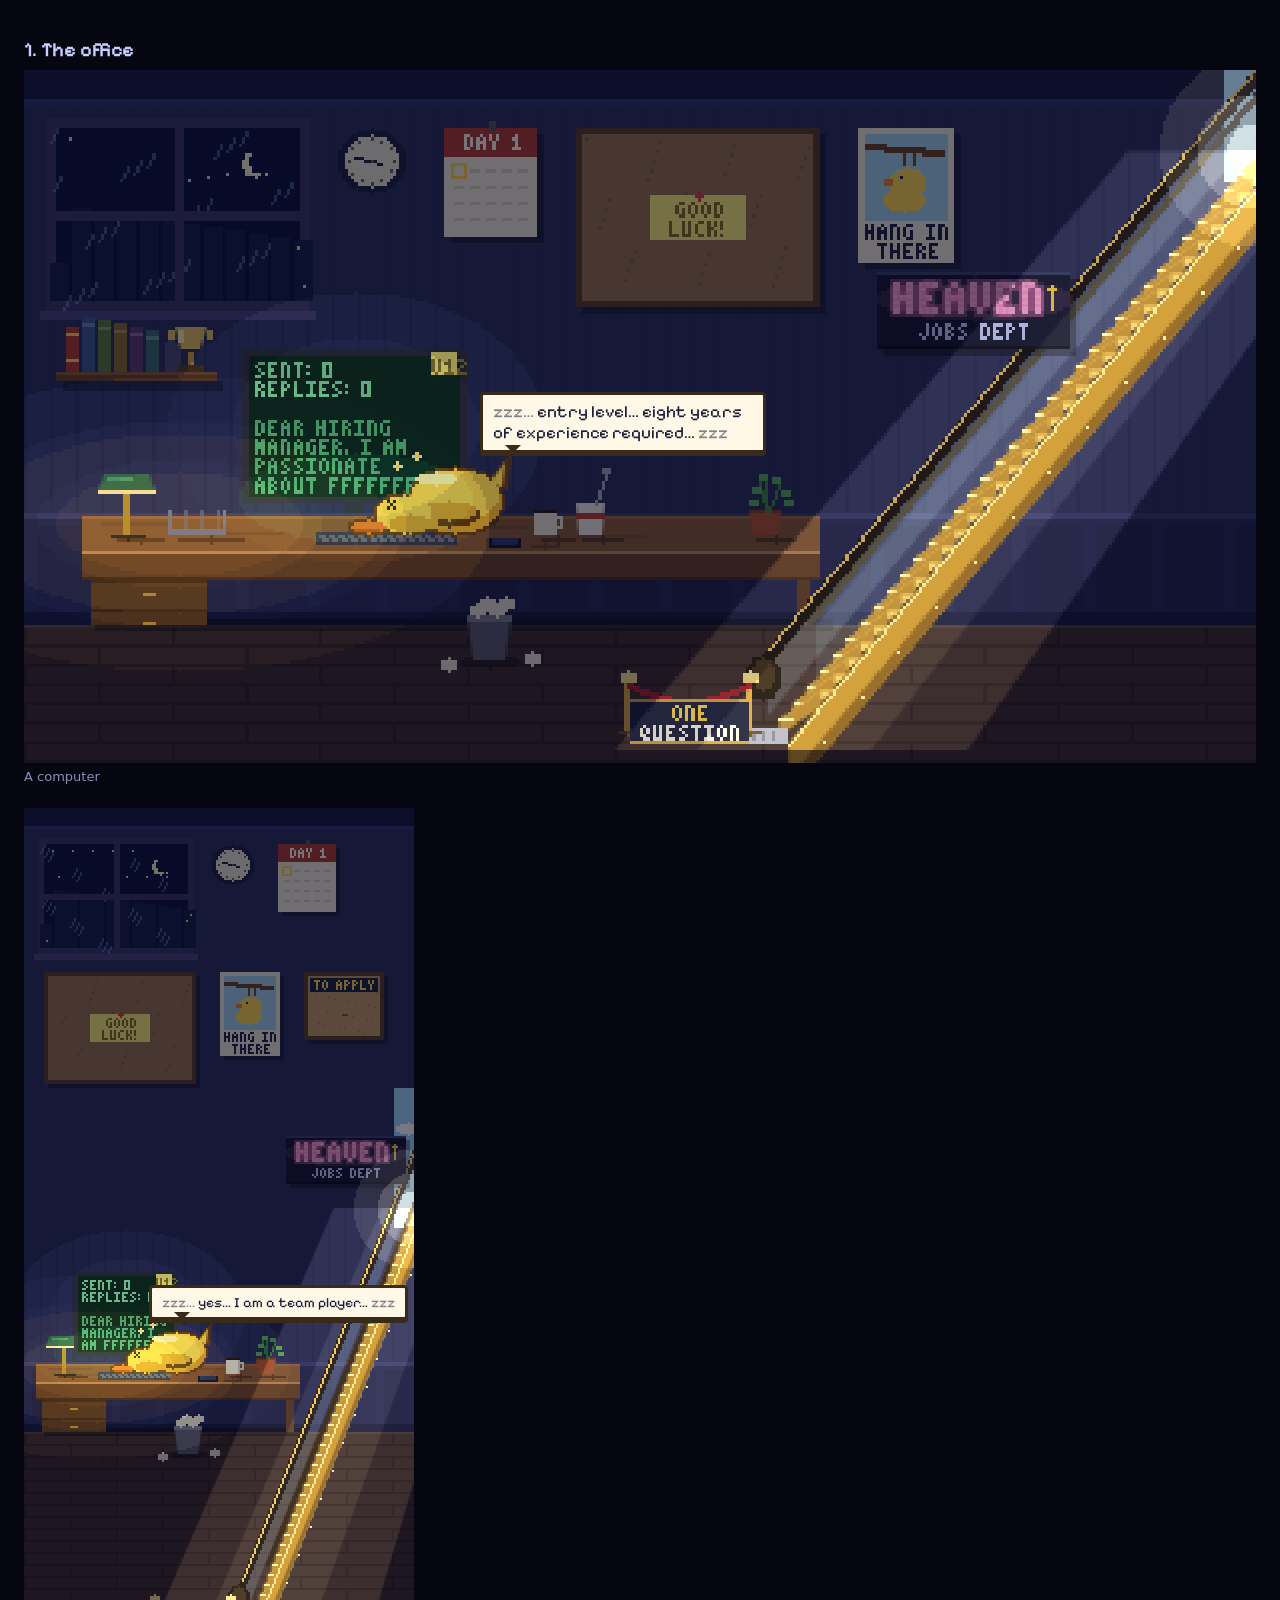
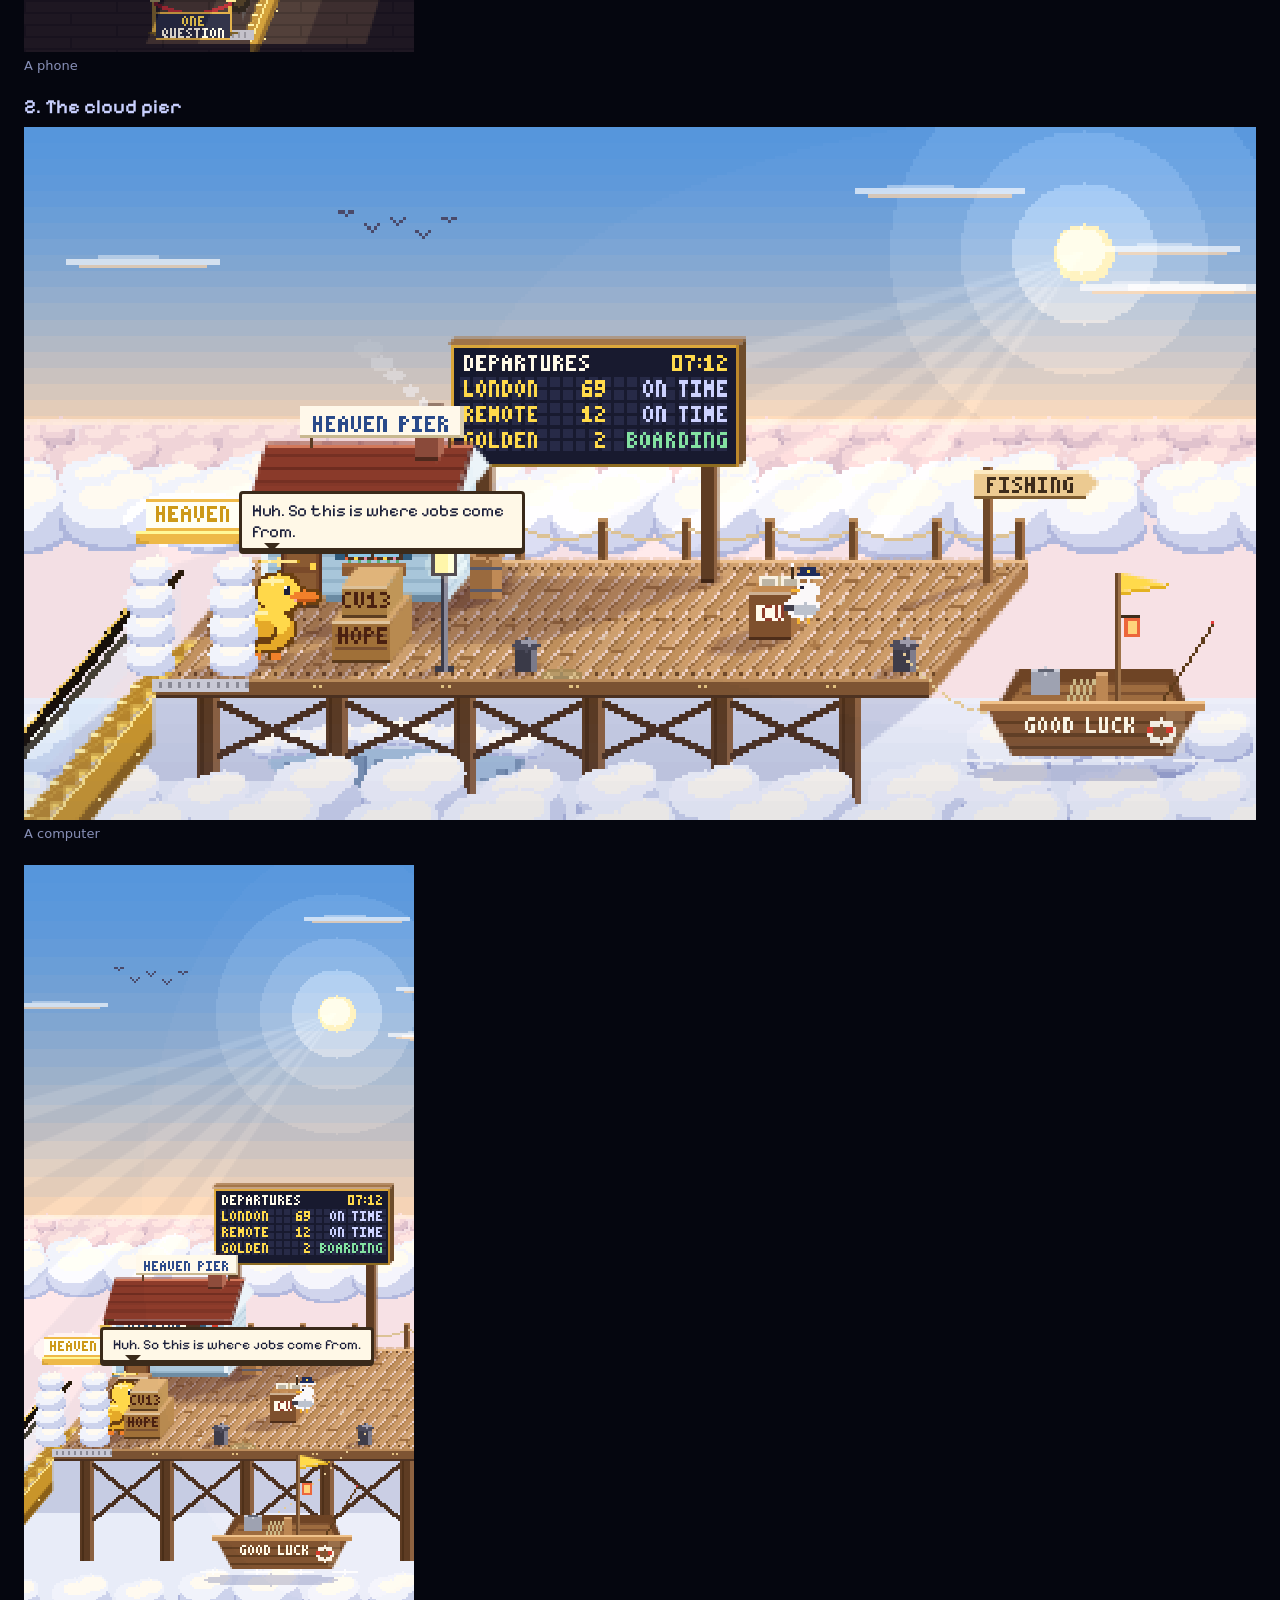
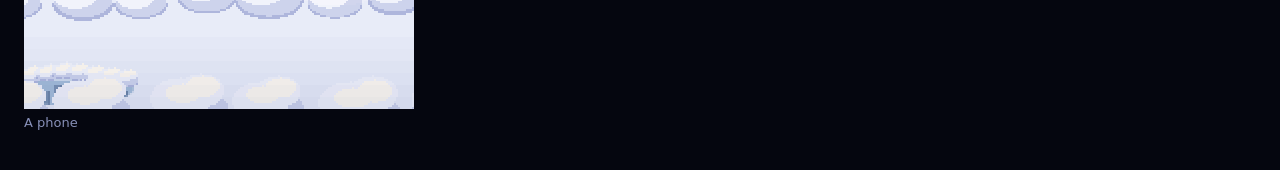
<file: tools/still.html>
<!doctype html>
<!-- THE SCENES, MOVING, FOR VIN TO APPROVE (PLAN.md 12 and 13) before they go into the game: the office and the cloud
     pier, each as on a computer and on a phone (the sky of letters has its own page, tools/letters.html). Open through a local server: python -m http.server,
     then /tools/still.html -->
<html lang="en">
<head>
<meta charset="utf-8">
<title>Scenes, to approve</title>
<link href="https://fonts.googleapis.com/css2?family=Pixelify+Sans:wght@400;600&display=swap" rel="stylesheet">
<style>
  body { margin: 0; background: #05060f; color: #c9d0ff; font-family: "Pixelify Sans", monospace; padding: 16px 24px 40px; }
  h2 { font-weight: 600; font-size: 20px; margin: 22px 0 8px; }
  .row { display: flex; flex-wrap: wrap; gap: 24px; align-items: flex-start; }
  .frame { position: relative; }
  canvas { display: block; image-rendering: pixelated; }
  .bubble { position: absolute; background: #fff8e7; color: #1b1f3a; border: 3px solid #3a2a1a; border-radius: 4px; padding: 6px 10px;
    line-height: 1.25; max-width: 260px; box-shadow: 0 3px 0 #3a2a1a; }
  .bubble::after { content: ""; position: absolute; left: 22px; bottom: -11px; border: 8px solid transparent; border-top-color: #3a2a1a; }
  .bubble i { font-style: normal; opacity: .55; }
  .label { color: #8890b8; font: 13px system-ui, sans-serif; margin-top: 6px; }
</style>
</head>
<body>
<h2>1. The office</h2><div class="row" id="office"></div>
<h2>2. The cloud pier</h2><div class="row" id="pier"></div>
<script type="module">
  import { makeRoom } from '../js/room.js';
  import { makePier } from '../js/pier.js';
  const scenes = [];
  function show(where, make, W, H, K, label, bubble, data) {
    const box = document.createElement('div'), fr = document.createElement('div'); fr.className = 'frame';
    const cv = document.createElement('canvas'); cv.width = W; cv.height = H; cv.style.width = W * K + 'px'; cv.style.height = H * K + 'px';
    fr.appendChild(cv); box.appendChild(fr);
    const lab = document.createElement('div'); lab.className = 'label'; lab.textContent = label; box.appendChild(lab);
    document.getElementById(where).appendChild(box);
    const s = make(cv.getContext('2d')), L = s.layout(W, H);
    s.draw(W, H, 0);
    if (bubble) {
      const b = document.createElement('div'); b.className = 'bubble'; b.innerHTML = bubble.say; b.style.fontSize = (K >= 3 ? 17 : 14) + 'px';
      fr.appendChild(b);
      const r = b.getBoundingClientRect(), [x, y] = bubble.at(L);
      b.style.left = Math.max(6, Math.min(x * K, W * K - r.width - 6)) + 'px'; b.style.top = (y * K - r.height - 12) + 'px';
    }
    scenes.push({ s, W, H, data });
  }
  const wideK = Math.min(4, (innerWidth - 48) / 384);
  const officeSays = (say) => ({ say, at: (L) => { const right = L.mcx + L.mon.w / 2 + 6; return (L.W - right) > 70 ? [right, L.deskT - 16] : [4, L.monTop - 4]; } });
  show('office', makeRoom, 384, 216, wideK, 'A computer', officeSays('<i>zzz…</i> entry level… eight years of experience required… <i>zzz</i>'));
  show('office', makeRoom, 195, 422, 2, 'A phone', officeSays('<i>zzz…</i> yes… I am a team player… <i>zzz</i>'));
  const pierSays = (say) => ({ say, at: (L) => [L.duck.sx - 8, L.duck.sy - 30] });
  show('pier', makePier, 384, 216, wideK, 'A computer', pierSays('Huh. So this is where jobs come from.'));
  show('pier', makePier, 195, 422, 2, 'A phone', pierSays('Huh. So this is where jobs come from.'));
  const t0 = performance.now();
  (function frame(now) { const t = (now - t0) / 1000; for (const { s, W, H, data } of scenes) s.draw(W, H, t, data ? data(t, W, H) : undefined); requestAnimationFrame(frame); })(t0);
</script>
</body>
</html>
</file>
<file: css/lobby.css>
:root {
  --night: #0c0f24;
  --paper: #fff8e7;
  --ink: #1b1f3a;
  --edge: #3a2a1a;
  --yellow: #ffd84a;
  --ui: "Pixelify Sans", ui-monospace, Consolas, monospace;
}
* { box-sizing: border-box; }
/* Pixelify Sans joins «fi» into one letter that reads as «A» («Go Ashing»): no joined letters anywhere; important, for a
   «font:» on any element sets them back */
*, *::before, *::after { font-variant-ligatures: none !important; font-feature-settings: "liga" 0, "clig" 0 !important; }
html, body { margin: 0; height: 100%; background: var(--night); color: var(--paper); font-family: var(--ui); }
body { display: flex; flex-direction: column; align-items: center; justify-content: center; overflow: hidden;
  -webkit-tap-highlight-color: transparent; overscroll-behavior: none; }

/* the scene fills the window, drawn small and scaled up so each pixel stays sharp */
#stage { position: fixed; inset: 0; overflow: hidden; }                    /* the picture fills the window, edge to edge */
#scene { position: absolute; left: 0; top: 0; display: block; image-rendering: pixelated; image-rendering: crisp-edges; cursor: default; touch-action: none;
  -webkit-user-select: none; user-select: none; -webkit-touch-callout: none; }   /* a finger held to reel scrolls, zooms, selects nothing */
footer { position: fixed; bottom: max(6px, env(safe-area-inset-bottom)); right: max(10px, env(safe-area-inset-right)); font-size: 11px; opacity: .6;
  letter-spacing: .04em; color: #fff; text-shadow: 0 1px 2px rgba(0,0,0,.7); pointer-events: auto; }
footer a { color: inherit; }



.veil { position: absolute; inset: 0; display: flex; align-items: center; justify-content: center; background: rgba(15, 18, 38, .35); }
.veil[hidden] { display: none; }
.card { background: var(--paper); color: var(--ink); border: 3px solid var(--edge); box-shadow: 0 6px 0 var(--edge); padding: 18px 22px;
  border-radius: 4px; width: min(420px, 90%); text-align: center; }
.card h1 { margin: 0 0 6px; font-size: 26px; }
.card p { font: 15px/1.5 system-ui, sans-serif; margin: 0 0 14px; }
.card button { font: 600 16px var(--ui); padding: 9px 16px; background: var(--yellow); color: var(--ink); border: 2px solid var(--edge);
  border-radius: 3px; box-shadow: 0 3px 0 var(--edge); cursor: pointer; }

/* the three things asked once: a paper, sticky notes, a map card, over the scene */
.sheet { position: absolute; left: 50%; top: 50%; transform: translate(-50%, -50%); width: min(380px, 88%); max-height: 86%; overflow: auto;
  background: var(--paper); color: var(--ink); border: 3px solid var(--edge); box-shadow: 0 6px 0 var(--edge), 0 18px 40px rgba(0, 0, 0, .5);
  border-radius: 3px; padding: 16px 18px; animation: rise .25s ease-out; }
.sheet[hidden] { display: none; }
@keyframes rise { from { transform: translate(-50%, -44%); opacity: 0; } }
.sheet.paper { transform: translate(-50%, -50%) rotate(-1.5deg); }
.sheet.map { background: #e9f1e1; }
.sheet h2 { margin: 0 0 4px; font-size: 22px; }
.sheet p { margin: 0 0 12px; font: 14px/1.45 system-ui, sans-serif; color: #5a4a30; }
.sheet .said { font: 13px/1.4 system-ui, sans-serif; color: #b03a2a; min-height: 1px; margin: 6px 0; }
.sheet input:not([type]), .sheet textarea { width: 100%; font: 15px system-ui, sans-serif; padding: 8px 10px; border: 2px solid var(--edge); border-radius: 3px; background: #fff; color: var(--ink); }
.sheet textarea { margin-top: 8px; resize: vertical; }
.go, .pick, .own button { display: inline-block; font: 600 16px var(--ui); padding: 9px 16px; background: var(--yellow); color: var(--ink); border: 2px solid var(--edge);
  border-radius: 3px; box-shadow: 0 3px 0 var(--edge); cursor: pointer; margin-top: 8px; }
.go:active, .pick:active { transform: translateY(2px); box-shadow: 0 1px 0 var(--edge); }
.sheet details { margin-top: 12px; font: 14px system-ui, sans-serif; }
.sheet summary { cursor: pointer; color: #5a4a30; }
.notelist { display: flex; flex-wrap: wrap; gap: 8px; }
.note { font: 600 15px var(--ui); color: var(--ink); background: #fff6a8; border: 2px solid #c9a227; padding: 10px 12px; border-radius: 2px; cursor: pointer;
  box-shadow: 2px 3px 0 rgba(0, 0, 0, .18); transform: rotate(-1deg); opacity: .5; text-decoration: line-through; }
.note:nth-child(2n) { transform: rotate(1.2deg); background: #ffe0a0; }
.note.on { opacity: 1; text-decoration: none; }
.own { display: flex; gap: 6px; margin-top: 10px; align-items: center; }
.own input { flex: 1; }
.own button { margin-top: 0; padding: 8px 12px; }
.tick { display: flex; align-items: center; gap: 6px; margin: 10px 0 0; font: 15px system-ui, sans-serif; }
/* the first visit's sheet (PLAN.md 20 B): eight sticky notes, one pressed */
.fields { display: grid; grid-template-columns: repeat(2, 1fr); gap: 8px; margin: 2px 0 12px; }
.fieldnote { font: 600 15px var(--ui); color: var(--ink); background: #fff6a8; border: 2px solid #c9a227; padding: 9px 8px; border-radius: 2px; cursor: pointer;
  box-shadow: 2px 3px 0 rgba(0, 0, 0, .18); transform: rotate(-1deg); text-align: center; }
.fieldnote:nth-child(2n) { transform: rotate(1.2deg); background: #ffe0a0; }
.fieldnote.on { background: var(--yellow); border-color: var(--edge); box-shadow: 0 3px 0 var(--edge); transform: none; }
.fieldnote.on::before { content: '✓ '; }
#dream { width: 100%; margin-top: 10px; font: 15px system-ui, sans-serif; padding: 8px 10px; border: 2px solid var(--edge); border-radius: 3px; background: #fff; color: var(--ink); }
/* the corner: the ways back to the list, the CV and the sky */
.corner { position: fixed; top: max(10px, env(safe-area-inset-top)); right: max(12px, env(safe-area-inset-right)); display: flex; gap: 8px; align-items: center; }
.corner button { font: 600 14px var(--ui); background: var(--paper); color: var(--ink); border: 2px solid var(--edge);
  border-radius: 3px; padding: 6px 10px; cursor: pointer; box-shadow: 0 3px 0 var(--edge); }
.corner button[hidden] { display: none; }
.row { display: flex; gap: 10px; flex-wrap: wrap; }
.ghost { font: 600 16px var(--ui); padding: 9px 16px; background: #efe3c4; color: var(--ink); border: 2px solid var(--edge);
  border-radius: 3px; box-shadow: 0 3px 0 var(--edge); cursor: pointer; margin-top: 8px; }

/* the sky's head-up display, the names on the roofs, the card of a cloud caught */
.chip { font: 600 14px var(--ui); background: var(--paper); color: var(--ink); border: 2px solid var(--edge); border-radius: 3px; padding: 5px 9px; box-shadow: 0 3px 0 var(--edge); }
.kicker { font: 600 13px var(--ui); letter-spacing: .1em; text-transform: uppercase; color: #8a6a3a; }
.card h1 { font-size: 22px; }
.card .who { font: 600 16px system-ui, sans-serif; }
.card .meta { font: 14px system-ui, sans-serif; color: #6a5a40; margin-top: 2px; }
.card .fit { font: 13px/1.45 system-ui, sans-serif; color: #4a3a20; margin: 10px 0 4px; }
.card .go { text-decoration: none; }
.card .go[hidden] { display: none; }
button.chip, select.chip { cursor: pointer; }

/* the report: the day's numbers, the list with its three buttons */
.panel.report { background: var(--paper); color: var(--ink); border: 3px solid var(--edge); box-shadow: 0 6px 0 var(--edge); border-radius: 4px;
  padding: 16px 18px; width: min(640px, 94%); max-height: 92%; display: flex; flex-direction: column; }
.report h1 { margin: 0 0 8px; font-size: 22px; }
.stats { display: grid; grid-template-columns: repeat(4, 1fr); gap: 8px; margin-bottom: 10px; }
.stats div { background: #fff6d6; border: 2px solid #e2cf9a; border-radius: 3px; padding: 6px; text-align: center; }
.stats b { display: block; font-size: 20px; }
.stats span { font: 12px system-ui, sans-serif; color: #6a5a40; }
.rplist { list-style: none; margin: 0; padding: 0; overflow: auto; flex: 1; min-height: 0; border-top: 2px dashed #d8c597; }
.rplist li { display: flex; gap: 10px; align-items: center; justify-content: space-between; padding: 8px 2px; border-bottom: 1px dashed #e2d3ab; font: 14px/1.35 system-ui, sans-serif; flex-wrap: wrap; }
.rplist li.head { font: 600 14px var(--ui); color: #8a6a3a; padding-top: 12px; }
.rplist li.empty { color: #6a5a40; padding: 16px 4px; }
.rplist .t { flex: 1 1 260px; min-width: 0; }
.rplist .t b { display: block; }
.rplist .t span { color: #6a5a40; font-size: 13px; }
.acts { display: flex; gap: 6px; flex-wrap: wrap; }
.acts a, .acts button { font: 600 13px var(--ui); color: var(--ink); background: #efe3c4; border: 2px solid var(--edge); border-radius: 3px; padding: 5px 8px; cursor: pointer; text-decoration: none; }
.acts a { background: var(--yellow); }
.away { font: 13px system-ui, sans-serif; color: #6a5a40; margin-top: 8px; }
.report .go { align-self: flex-start; }
@media (max-width: 560px) {                                   /* the four numbers stay one row on a phone */
  .stats { gap: 5px; } .stats div { padding: 4px 2px; } .stats b { font-size: 17px; } .stats span { font-size: 11px; line-height: 1.15; display: block; } }

/* in the sky the corner keeps only the Bucket: the CV is the office's */
body[data-scene="sea"] #mycv,
body[data-scene="pier"] #mycv, body[data-scene="pier"] #gofish { display: none; }   /* on the pier the boat is the way out */
select.chip { max-width: 11em; text-overflow: ellipsis; }
/* a phone: 16px in a field (smaller, and the phone zooms in on it), the chips a size down */
.sheet input, .sheet textarea { font-size: 16px; }
@media (max-width: 560px) {
  .chip, .corner button { font-size: 13px; padding: 4px 7px; }
  .corner { gap: 6px; }
  .corner span { display: none; }
  .card, .panel.report { padding: 14px; }
  .card h1 { font-size: 21px; }
  .acts a, .acts button { padding: 7px 9px; }                 /* a finger's size */
}

/* what is said, in a bubble over the one who says it */
.bubble { position: fixed; z-index: 5; max-width: min(320px, 80vw); background: var(--paper); color: var(--ink); border: 3px solid var(--edge);
  border-radius: 4px; padding: 6px 10px; font: 16px/1.3 var(--ui); box-shadow: 0 3px 0 var(--edge); pointer-events: none; animation: pop .18s ease-out; }
@keyframes pop { from { opacity: 0; } }
.bubble::after { content: ""; position: absolute; left: 18px; bottom: -11px; border: 8px solid transparent; border-top-color: var(--edge); }
.bubble.below::after { display: none; }
.bubble[hidden] { display: none; }
.row.center { justify-content: center; }
.card .link { display: inline-block; margin-top: 10px; font: 600 14px var(--ui); color: #2a4a8a; }
.card [hidden] { display: none !important; }                 /* a hidden link or button stays hidden, whatever its own display */
.chip.soft { background: rgba(255,248,231,.85); font-weight: 400; }
button.chip:disabled { opacity: .55; cursor: default; }
@media (max-width: 560px) { .bubble { font-size: 14px; } }
.card button.ghost { background: #efe3c4; }
.sheet { z-index: 10; }
.veil { z-index: 10; }

/* in the sky (PLAN.md 18): one line of how the search goes, top right, the sound beside it; four plain buttons along the
   bottom; the talk box at the bottom left, only when there is something to say, over nothing that matters */
.seahud { position: fixed; z-index: 4; display: none; font: 600 14px var(--ui); color: var(--paper); }
body[data-scene="sea"] .seahud { display: flex; }
/* My list in every scene (Vin, 16/11: «cái my list này cũng bấm được ở mọi khung»): the corner's in the office and on the pier,
   this one at the bottom in the sky and on the escalator, where the corner is put away */
body[data-scene="rise"] .seahud.tools { display: flex; }
body[data-scene="rise"] #toPier { display: none; }
.seahud.prog { top: max(10px, env(safe-area-inset-top)); right: max(10px, env(safe-area-inset-right)); align-items: center; gap: 10px;
  background: rgba(27, 31, 58, .78); border-radius: 4px; padding: 6px 10px 8px; }
.prog .line { display: flex; flex-direction: column; gap: 4px; }
.prog .bar { height: 3px; background: rgba(255, 255, 255, .18); border-radius: 2px; overflow: hidden; }
.prog .bar i { display: block; height: 100%; width: 0; background: var(--yellow); transition: width .4s linear; }
.prog button { all: unset; cursor: pointer; font: 600 13px var(--ui); color: #c9d0ff; white-space: nowrap; }
.seahud.tools { right: max(10px, env(safe-area-inset-right)); bottom: max(10px, env(safe-area-inset-bottom)); gap: 8px; }
.tools button { font: 600 15px var(--ui); color: var(--ink); background: var(--paper); border: 3px solid var(--edge); border-radius: 4px;
  box-shadow: 0 3px 0 var(--edge); padding: 6px 12px; cursor: pointer; }
.tools button.on { background: var(--yellow); }
.tools button:active { transform: translateY(2px); box-shadow: 0 1px 0 var(--edge); }
.bump { animation: bump .35s ease-out; }
@keyframes bump { 30% { transform: scale(1.12); } }
body[data-scene="sea"] footer, body[data-scene="rise"] footer { display: none; }
.talk { position: fixed; z-index: 4; display: flex; gap: 6px; align-items: center; box-sizing: border-box; padding: 3px 9px 3px 4px; left: 10px; top: 10px;
  max-width: min(360px, calc(100vw - 20px)); background: rgba(255, 248, 231, 0.9); color: var(--ink); border-radius: 10px;
  box-shadow: 0 2px 8px rgba(20, 20, 50, 0.25); font: 14px/1.25 var(--ui); pointer-events: none; animation: soft .35s ease-out; }
@keyframes soft { from { opacity: 0; transform: translateY(4px); } }
@media (max-width: 560px) {                                   /* a phone: the line across the top, the buttons across the bottom, the words above them */
  .seahud.prog { left: 10px; right: 10px; justify-content: space-between; font-size: 12px; }
  .seahud.tools { left: 10px; right: 10px; justify-content: space-between; gap: 6px; }
  .tools button { font-size: 13px; padding: 7px 12px; }
  .seahud.tools { justify-content: flex-end; }
}
.talk[hidden] { display: none; }
.talk canvas { width: 20px; height: 20px; image-rendering: pixelated; flex: none; }
body[data-scene="sea"] .corner, body[data-scene="rise"] .corner { display: none; }   /* on the way up and in the sky: nothing but the way */
.rplist li.head .fold { margin-left: 10px; font: 600 12px var(--ui); padding: 2px 8px; background: #efe3c4; color: var(--ink); border: 2px solid var(--edge); border-radius: 3px; cursor: pointer; }
#rpActs { margin-top: 10px; }
/* the report's search: one field over the whole list */
.report .find { width: 100%; box-sizing: border-box; margin: 0 0 8px; padding: 7px 10px; font: 15px system-ui, sans-serif; color: var(--ink);
  background: #fff; border: 2px solid var(--edge); border-radius: 3px; }
.report .find:focus { outline: 2px solid var(--yellow); outline-offset: 1px; }
@media (max-width: 560px) { .talk { font-size: 13px; } .report .find { font-size: 16px; } }   /* 16px: the phone does not zoom in on it */
.corner button.gofish { background: var(--yellow); }
/* the reading at the desk: one letter at a time; «Later» quiet beside the link */
.card .later { margin-left: 12px; font: 600 13px var(--ui); color: #6a5a40; background: none; border: 0; box-shadow: none; padding: 4px 6px; text-decoration: underline; cursor: pointer; }
/* the gull asks once, the first time out: some music? */
.ask { position: fixed; z-index: 5; left: 50%; bottom: max(64px, calc(env(safe-area-inset-bottom) + 64px)); transform: translateX(-50%); display: flex; gap: 8px; align-items: center;
  background: rgba(255, 248, 231, 0.95); color: var(--ink); border-radius: 10px; padding: 6px 8px 6px 12px; font: 14px var(--ui); box-shadow: 0 2px 10px rgba(20, 20, 50, .3); animation: soft .35s ease-out; }
.ask[hidden] { display: none; }
.ask button { font: 600 13px var(--ui); color: var(--ink); background: #efe3c4; border: 2px solid var(--edge); border-radius: 3px; padding: 4px 9px; cursor: pointer; }
.ask button:first-of-type { background: var(--yellow); }

/* the title, while no field is chosen (PLAN.md 20 A): over the office, the duck out cold under it; a press anywhere but its
   buttons reaches the scene (the duck starts it too) */
.title { position: fixed; z-index: 6; left: 50%; top: max(9%, 56px); transform: translateX(-50%); width: min(760px, 94%); text-align: center;
  pointer-events: none; padding: 18px 16px 20px; background: radial-gradient(ellipse at center, rgba(12, 15, 36, .62), rgba(12, 15, 36, 0) 72%); animation: soft .7s ease-out; }
.title[hidden] { display: none; }
.title.out { opacity: 0; transition: opacity .45s ease-out; }
.title h1 { margin: 0; font: 700 clamp(34px, 7.4vw, 78px)/1.02 var(--ui); color: var(--yellow); text-transform: uppercase; letter-spacing: .03em;
  text-shadow: 3px 0 0 #6b3f10, -3px 0 0 #6b3f10, 0 3px 0 #6b3f10, 0 -3px 0 #6b3f10, 3px 3px 0 #6b3f10, -3px 3px 0 #6b3f10, 3px -3px 0 #6b3f10, -3px -3px 0 #6b3f10, 0 8px 0 #2a1808; }
.title p { margin: 16px 0 14px; font: 600 clamp(15px, 2.1vw, 20px)/1.35 var(--ui); color: var(--paper); text-shadow: 0 2px 0 #0c0f24; text-wrap: balance; }
.title .row { justify-content: center; pointer-events: auto; }
.title .go { font-size: 20px; padding: 10px 28px; }
.title .by { margin-top: 14px; font: 13px var(--ui); color: var(--paper); opacity: .8; }
.title .by a { color: inherit; pointer-events: auto; }
/* the app's sheet (PLAN.md 20 C) */
.sheet.app { width: min(440px, 92%); background: #fdf6e6; }
.perks { margin: 0 0 10px; padding: 0; list-style: none; font: 14px/1.45 system-ui, sans-serif; color: #3a2a1a; }
.perks li { padding: 6px 0 6px 22px; position: relative; border-bottom: 1px dashed #e2d3ab; }
.perks li::before { content: '✉'; position: absolute; left: 0; top: 6px; color: #b8860b; }
.perks b { font-family: var(--ui); }
.sheet .said.quiet { color: #6a5a40; }
a.go { text-decoration: none; }
a.go[hidden] { display: none; }
.corner button.getapp { background: #efe3c4; }
@media (max-width: 560px) { .corner button.getapp { display: none; } }   /* a phone: no room in the corner; the title and the foot have it */
footer button { all: unset; cursor: pointer; text-decoration: underline; color: inherit; }
/* while the page loads (PLAN.md 20 F): the duck, bobbing; gone with the first picture */
.loading { position: fixed; inset: 0; z-index: 20; display: flex; flex-direction: column; align-items: center; justify-content: center; gap: 14px;
  background: var(--night); color: var(--paper); font: 600 15px var(--ui); transition: opacity .4s ease-out; }
.loading img { width: 64px; height: 64px; image-rendering: pixelated; animation: bob 1.1s ease-in-out infinite; }
.loading.gone { opacity: 0; pointer-events: none; }
@keyframes bob { 50% { transform: translateY(-5px); } }
.noscript { position: fixed; inset: auto 16px 40% 16px; text-align: center; color: var(--paper); font: 16px/1.5 var(--ui); }
/* the app's own title bar on Windows (js/winbar.js): the night, a thin gold line under it, the duck, the name in yellow pixel
   letters as the signs on the roofs are written, three plain buttons; the game below it, the bar never over it */
.winbar { position: fixed; z-index: 40; left: 0; right: 0; top: 0; height: 32px; display: flex; align-items: center; gap: 9px; padding-left: 11px;
  background: #0c0f24; border-bottom: 1px solid #d9a63a; box-shadow: 0 1px 0 #3a2a1a; user-select: none; -webkit-user-select: none; }
.winbar[hidden] { display: none; }
.winbar canvas { image-rendering: pixelated; flex: none; }
.winbar .wt { flex: 1; font: 600 13px var(--ui); color: var(--yellow); text-transform: uppercase; letter-spacing: .1em; text-shadow: 1px 1px 0 #6b3f10; white-space: nowrap; overflow: hidden; }
.winbar .wbtns { display: flex; height: 100%; }
.winbar button { all: unset; width: 46px; height: 100%; display: flex; align-items: center; justify-content: center; color: #fff8e7; opacity: .85; }
.winbar button:hover { background: #232a55; opacity: 1; }
.winbar button.x:hover { background: #c0392b; color: #ffffff; }
body.framed #stage { top: 33px; }
body.framed .corner, body.framed .seahud.prog { top: 43px; }
body.framed .talk { top: 43px; }
body.framed .cside { top: 97px; }
</file>
